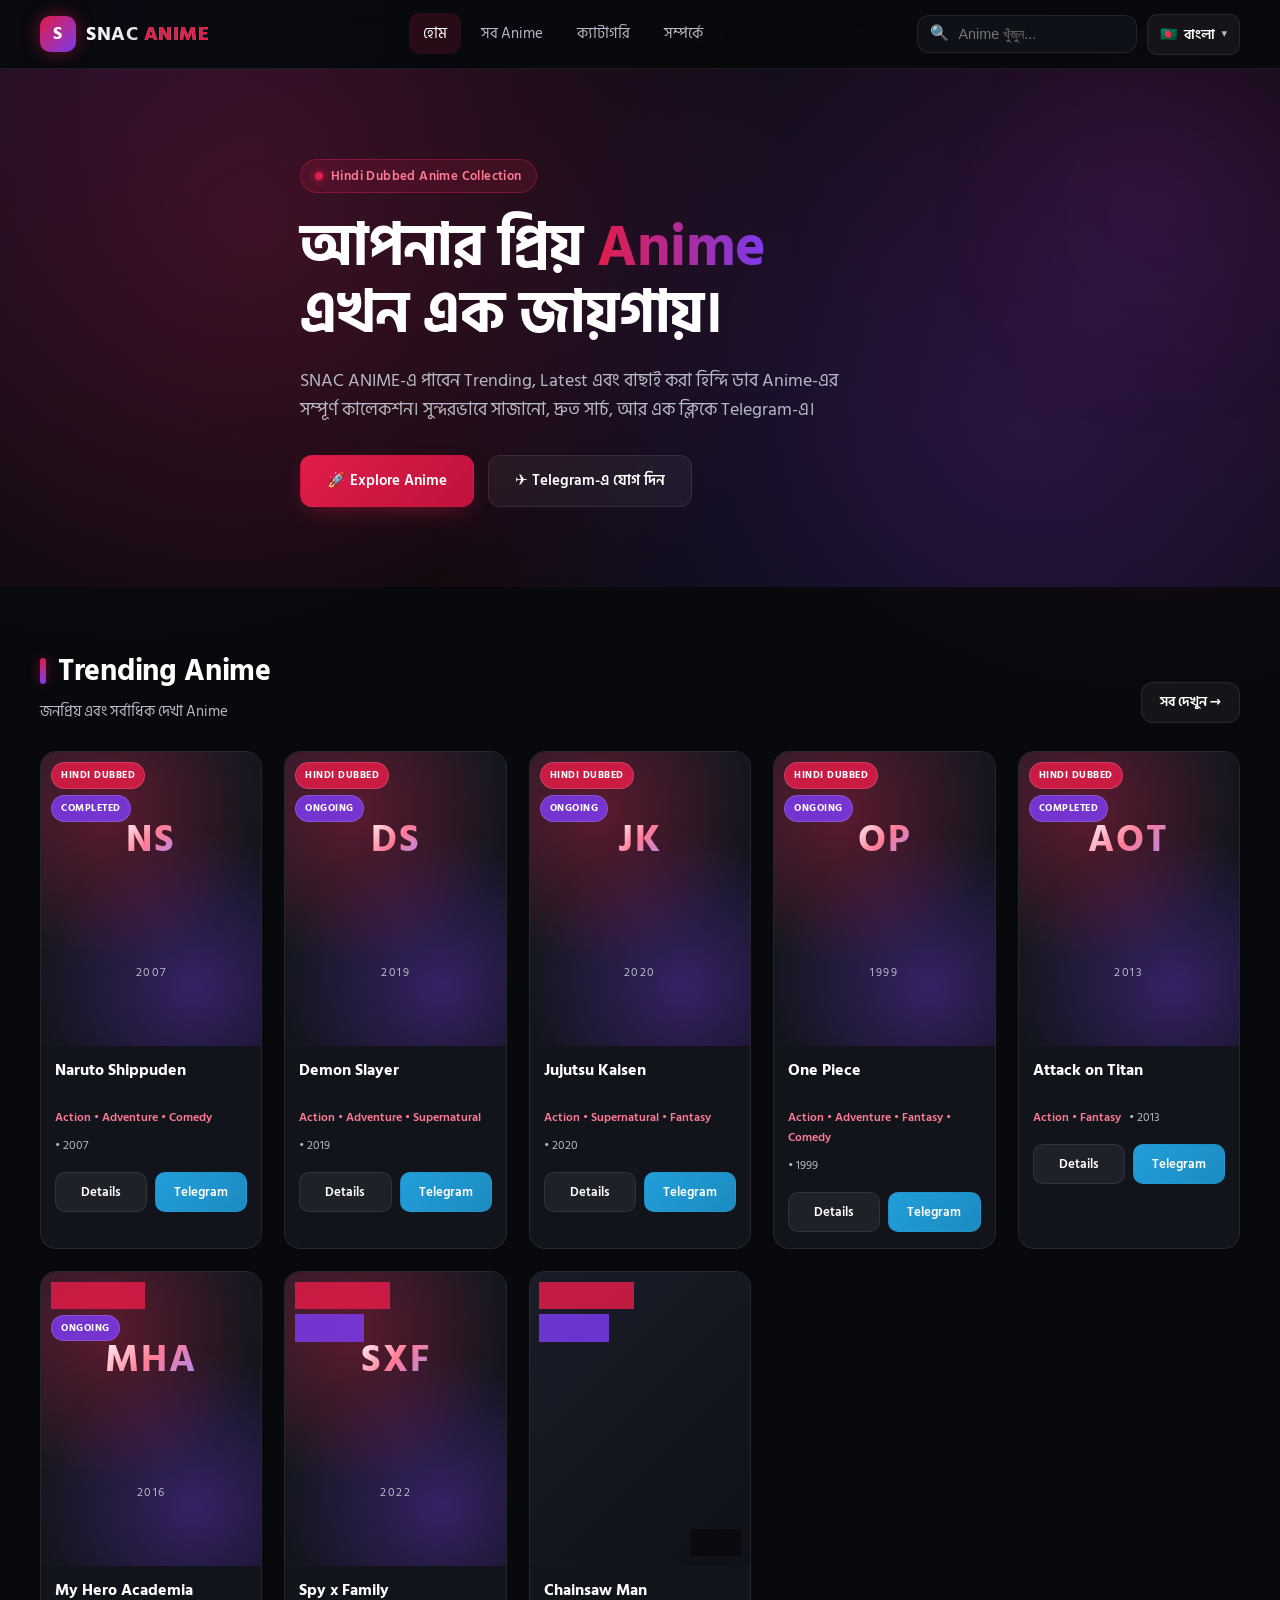
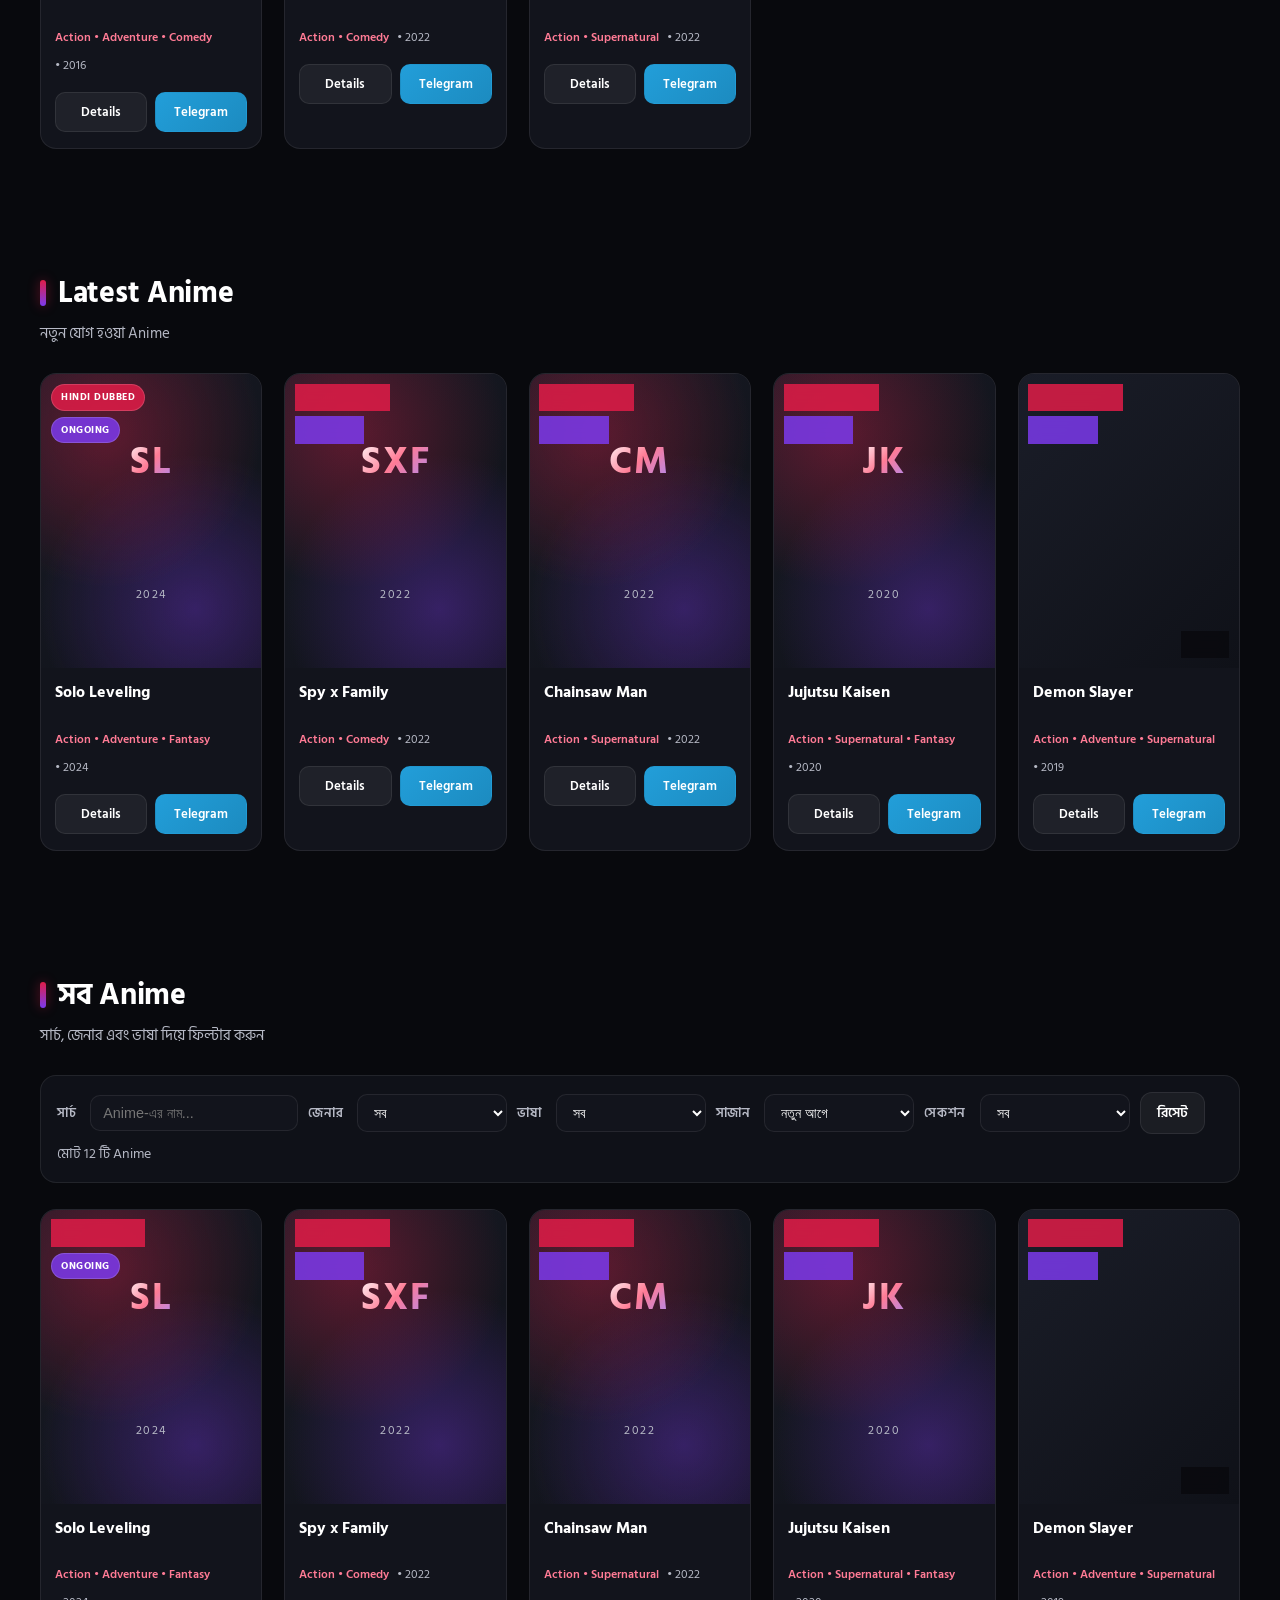
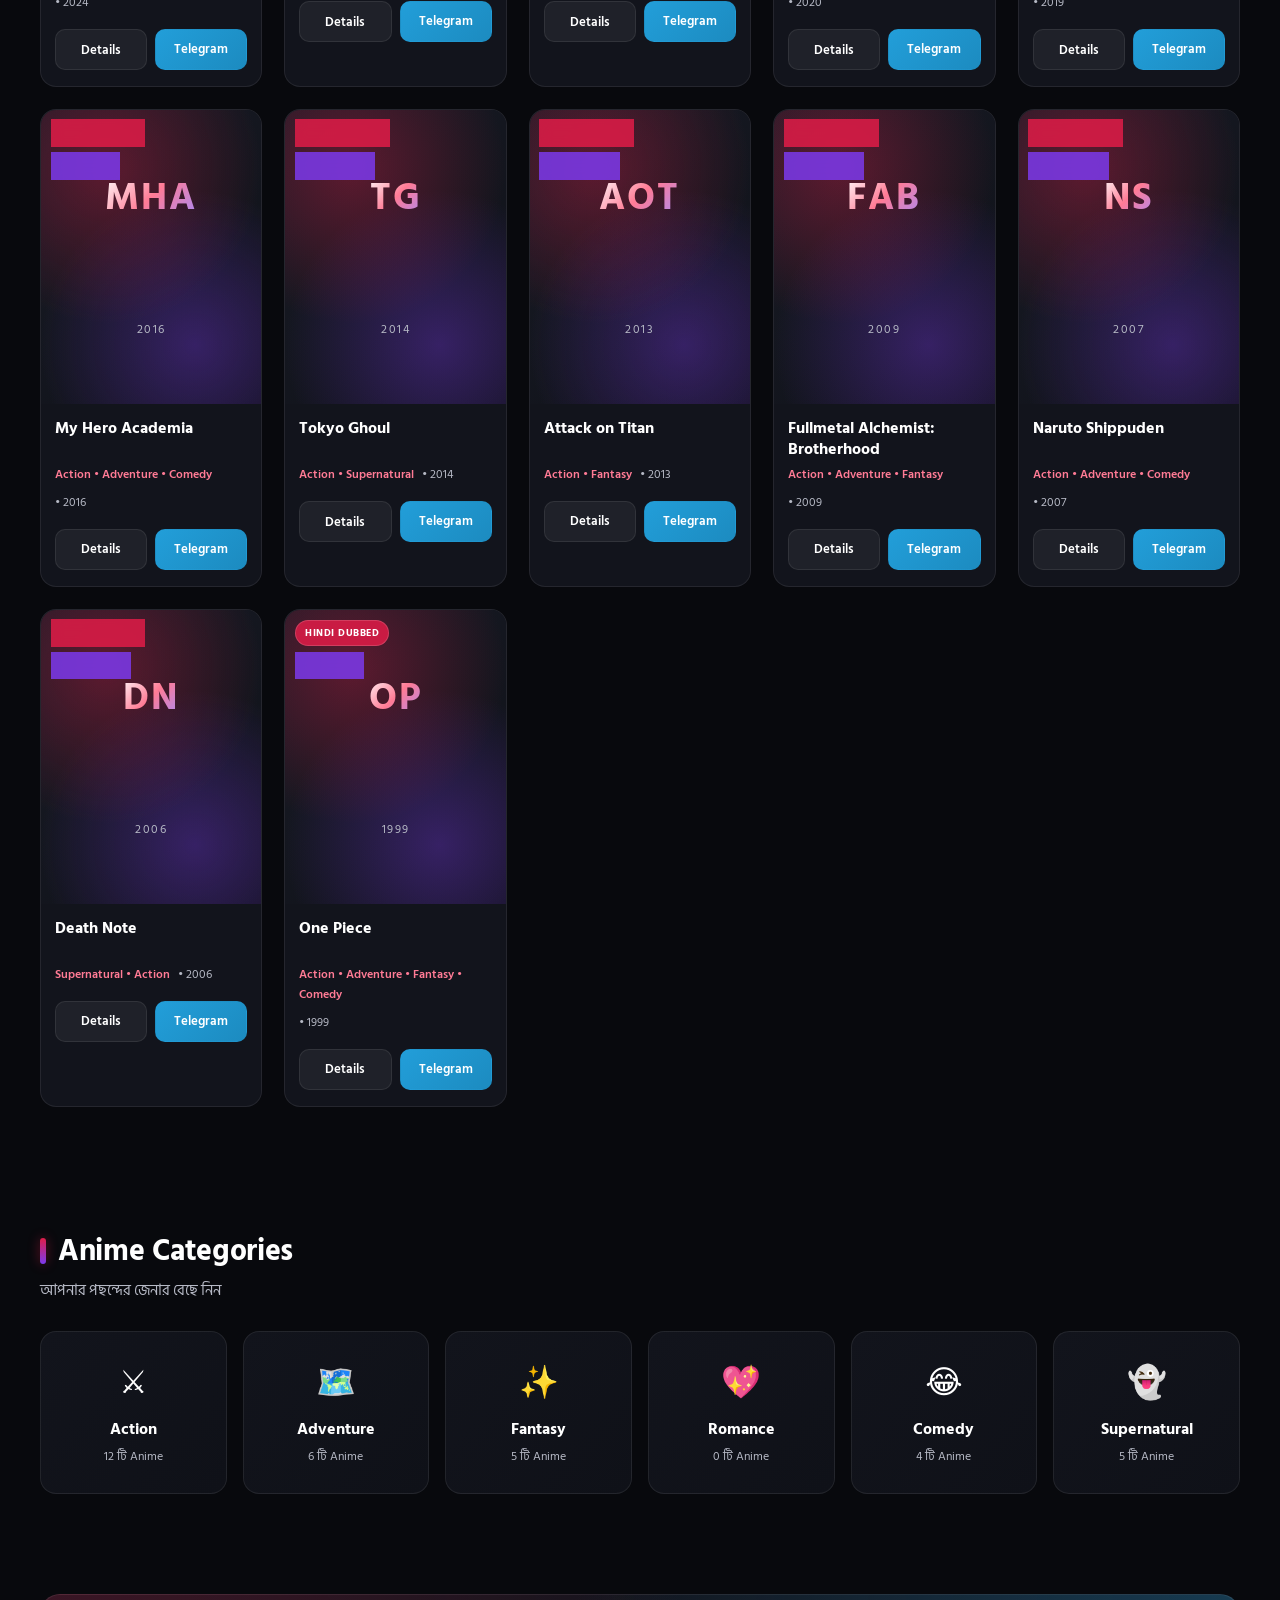
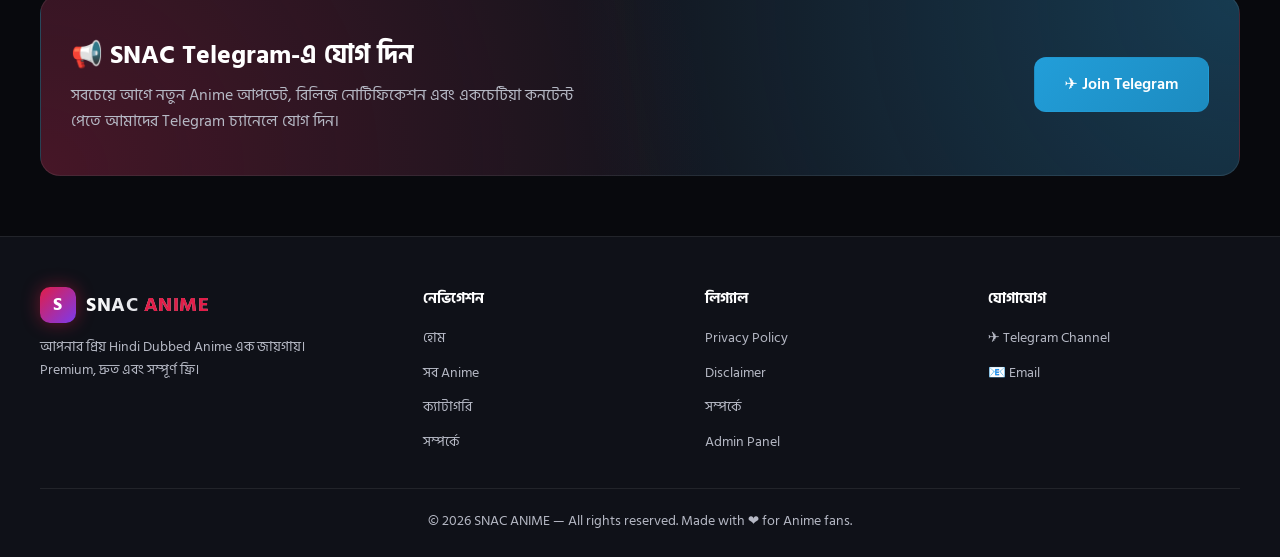
<file: index.html>
<!DOCTYPE html>
<html lang="bn">
<head>
  <meta charset="UTF-8" />
  <meta name="viewport" content="width=device-width, initial-scale=1.0" />
  <meta name="theme-color" content="#08090D" />
  <title>SNAC ANIME — Hindi Dubbed Anime Collection</title>
  <meta name="description" content="SNAC Anime — হিন্দি ডাব Anime-এর সেরা কালেকশন। Trending, Latest Anime এবং বাছাই করা ক্যাটাগরি এক জায়গায়। Telegram-এ যোগ দিন।" />
  <meta name="keywords" content="SNAC Anime, Hindi Dubbed Anime, Anime Collection, Bengali Anime Website, Trending Anime" />
  <meta name="author" content="SNAC ANIME" />
  <meta property="og:title" content="SNAC ANIME — Hindi Dubbed Anime Collection" />
  <meta property="og:description" content="হিন্দি ডাব Anime-এর সেরা কালেকশন — Trending, Latest, Categories। Telegram-এ যোগ দিন।" />
  <meta property="og:type" content="website" />
  <meta property="og:url" content="https://snac-anime.vercel.app/" />
  <meta property="og:site_name" content="SNAC ANIME" />
  <link rel="preconnect" href="https://fonts.googleapis.com" />
  <link rel="preconnect" href="https://fonts.gstatic.com" crossorigin />
  <link href="https://fonts.googleapis.com/css2?family=Hind+Siliguri:wght@400;500;600;700&display=swap" rel="stylesheet" />
  <link rel="icon" href="data:image/svg+xml,<svg xmlns='http://www.w3.org/2000/svg' viewBox='0 0 100 100'><rect width='100' height='100' rx='20' fill='%23E11D48'/><text x='50' y='68' font-size='52' font-family='Arial' font-weight='bold' fill='white' text-anchor='middle'>S</text></svg>" />
  <link rel="stylesheet" href="styles.css" />
</head>
<body>

  <!-- ================= NAVBAR ================= -->
  <header class="navbar">
    <div class="container nav-inner">
      <a href="index.html" class="logo" aria-label="SNAC ANIME হোম">
        <span class="logo-mark">S</span>
        <span class="logo-text">SNAC <span>ANIME</span></span>
      </a>
      <nav aria-label="Primary">
        <ul class="nav-links">
          <li><a href="index.html" class="active" data-i18n="nav.home">হোম</a></li>
          <li><a href="#all-section" data-i18n="nav.all">সব Anime</a></li>
          <li><a href="#categories" data-i18n="nav.categories">ক্যাটাগরি</a></li>
          <li><a href="about.html" data-i18n="nav.about">সম্পর্কে</a></li>
        </ul>
      </nav>
      <div class="nav-actions">
        <div class="search-box">
          <span class="icon">🔍</span>
          <input type="search" id="navSearch" placeholder="Anime খুঁজুন..." aria-label="Anime সার্চ" data-i18n-ph="nav.search" />
        </div>
        <div class="lang-switch" id="langSwitch">
          <button class="lang-btn" id="langBtn" aria-label="Change language" data-i18n-title="lang.label">
            <span data-lang-flag>🇧🇩</span>
            <span data-lang-current>বাংলা</span>
            <span class="lang-caret">▾</span>
          </button>
          <div class="lang-menu" id="langMenu" role="menu">
            <button data-lang="bn" role="menuitem">🇧🇩 বাংলা</button>
            <button data-lang="en" role="menuitem">🇬🇧 English</button>
            <button data-lang="hi" role="menuitem">🇮🇳 हिन्दी</button>
          </div>
        </div>
        <button class="hamburger" id="hamburger" aria-label="মেনু খুলুন" aria-expanded="false">☰</button>
      </div>
    </div>

    <!-- MOBILE MENU -->
    <div class="mobile-menu" id="mobileMenu" aria-label="Mobile menu">
      <div class="m-search">
        <span>🔍</span>
        <input type="search" id="mobileSearch" placeholder="Anime খুঁজুন..." aria-label="Mobile Anime সার্চ" data-i18n-ph="nav.search" />
      </div>
      <a href="index.html" data-i18n="nav.home">হোম</a>
      <a href="#all-section" data-i18n="nav.all">সব Anime</a>
      <a href="#categories" data-i18n="nav.categories">ক্যাটাগরি</a>
      <a href="about.html" data-i18n="nav.about">সম্পর্কে</a>
      <a href="privacy.html" data-i18n="nav.privacy">Privacy Policy</a>
      <a href="disclaimer.html" data-i18n="nav.disclaimer">Disclaimer</a>
      <a href="admin.html" data-i18n="nav.admin">Admin Panel</a>
      <a href="https://t.me/SNAC_hindi_anime" target="_blank" rel="noopener noreferrer" data-i18n="nav.telegram">✈️ Telegram</a>

      <div class="m-lang">
        <div class="m-lang-label">🌐 <span data-i18n="lang.label">ভাষা</span></div>
        <div class="m-lang-options">
          <button data-lang="bn">🇧🇩 বাংলা</button>
          <button data-lang="en">🇬🇧 English</button>
          <button data-lang="hi">🇮🇳 हिन्दी</button>
        </div>
      </div>
    </div>
  </header>

  <!-- ================= HERO ================= -->
  <section class="hero">
    <div class="container hero-content">
      <span class="badge"><span class="dot"></span> <span data-i18n="hero.badge">Hindi Dubbed Anime Collection</span></span>
      <h1>
        <span data-i18n="hero.title1">আপনার প্রিয়</span>
        <span class="grad" data-i18n="hero.title2">Anime</span>
        <br />
        <span data-i18n="hero.title3">এখন এক জায়গায়।</span>
      </h1>
      <p data-i18n="hero.desc">
        SNAC ANIME-এ পাবেন Trending, Latest এবং বাছাই করা হিন্দি ডাব Anime-এর সম্পূর্ণ কালেকশন।
        সুন্দরভাবে সাজানো, দ্রুত সার্চ, আর এক ক্লিকে Telegram-এ।
      </p>
      <div class="hero-actions">
        <a href="#all-section" class="btn btn-primary" id="exploreBtn" data-i18n="hero.explore">🚀 Explore Anime</a>
        <a href="https://t.me/SNAC_hindi_anime" class="btn btn-ghost" target="_blank" rel="noopener noreferrer" data-i18n="hero.join">✈️ Telegram-এ যোগ দিন</a>
      </div>
    </div>
  </section>

  <!-- ================= TRENDING ================= -->
  <section class="section" id="trending">
    <div class="container">
      <div class="section-head">
        <div>
          <h2 class="section-title" data-i18n="sec.trending">Trending Anime</h2>
          <div class="section-sub" data-i18n="sec.trendingSub">জনপ্রিয় এবং সর্বাধিক দেখা Anime</div>
        </div>
        <a href="#all-section" class="btn btn-ghost" style="padding:9px 18px;font-size:0.85rem;" data-i18n="sec.viewAll">সব দেখুন →</a>
      </div>
      <div class="anime-grid" id="trendingGrid" aria-live="polite"></div>
    </div>
  </section>

  <!-- ================= LATEST ================= -->
  <section class="section" id="latest">
    <div class="container">
      <div class="section-head">
        <div>
          <h2 class="section-title" data-i18n="sec.latest">Latest Anime</h2>
          <div class="section-sub" data-i18n="sec.latestSub">নতুন যোগ হওয়া Anime</div>
        </div>
      </div>
      <div class="anime-grid" id="latestGrid" aria-live="polite"></div>
    </div>
  </section>

  <!-- ================= ALL + FILTERS ================= -->
  <section class="section" id="all-section">
    <div class="container">
      <div class="section-head">
        <div>
          <h2 class="section-title" data-i18n="sec.all">সব Anime</h2>
          <div class="section-sub" data-i18n="sec.allSub">সার্চ, জেনার এবং ভাষা দিয়ে ফিল্টার করুন</div>
        </div>
      </div>
      <div class="filter-bar" role="search">
        <label for="filterSearch" data-i18n="filter.search">সার্চ</label>
        <input type="search" id="filterSearch" placeholder="Anime-এর নাম..." style="flex:1 1 200px;min-width:150px;" data-i18n-ph="filter.searchPh" />
        <label for="genreSelect" data-i18n="filter.genre">জেনার</label>
        <select id="genreSelect">
          <option value="all" data-i18n="filter.all">সব</option>
          <option value="Action">Action</option>
          <option value="Adventure">Adventure</option>
          <option value="Fantasy">Fantasy</option>
          <option value="Romance">Romance</option>
          <option value="Comedy">Comedy</option>
          <option value="Supernatural">Supernatural</option>
        </select>
        <label for="languageSelect" data-i18n="filter.language">ভাষা</label>
        <select id="languageSelect">
          <option value="all" data-i18n="filter.all">সব</option>
          <option value="Hindi Dubbed">Hindi Dubbed</option>
          <option value="Subtitle">Subtitle</option>
        </select>
        <label for="sortSelect" data-i18n="filter.sort">সাজান</label>
        <select id="sortSelect">
          <option value="latest" data-i18n="filter.sortLatest">নতুন আগে</option>
          <option value="oldest" data-i18n="filter.sortOldest">পুরনো আগে</option>
          <option value="az" data-i18n="filter.sortAz">A → Z</option>
          <option value="za" data-i18n="filter.sortZa">Z → A</option>
          <option value="rating" data-i18n="filter.sortRating">রেটিং</option>
        </select>
        <label for="sectionSelect" data-i18n="filter.section">সেকশন</label>
        <select id="sectionSelect">
          <option value="all" data-i18n="filter.all">সব</option>
          <option value="trending" data-i18n="filter.trending">Trending</option>
          <option value="latest" data-i18n="filter.latest">Latest</option>
        </select>
        <button class="btn btn-ghost" id="clearFilters" type="button" style="padding:9px 16px;font-size:0.85rem;" data-i18n="filter.reset">রিসেট</button>
        <span class="spacer"></span>
        <span class="filter-count" id="filterCount"></span>
      </div>
      <div class="anime-grid" id="allGrid" aria-live="polite"></div>
    </div>
  </section>

  <!-- ================= CATEGORIES ================= -->
  <section class="section" id="categories">
    <div class="container">
      <div class="section-head">
        <div>
          <h2 class="section-title" data-i18n="sec.categories">Anime Categories</h2>
          <div class="section-sub" data-i18n="sec.categoriesSub">আপনার পছন্দের জেনার বেছে নিন</div>
        </div>
      </div>
      <div class="cat-grid" id="catGrid"></div>
    </div>
  </section>

  <!-- ================= TELEGRAM BANNER ================= -->
  <section class="container">
    <div class="tg-banner">
      <div>
        <h3 data-i18n="tg.title">📢 SNAC Telegram-এ যোগ দিন</h3>
        <p data-i18n="tg.desc">সবচেয়ে আগে নতুন Anime আপডেট, রিলিজ নোটিফিকেশন এবং একচেটিয়া কনটেন্ট পেতে আমাদের Telegram চ্যানেলে যোগ দিন।</p>
      </div>
      <a href="https://t.me/SNAC_hindi_anime" class="btn btn-tg" target="_blank" rel="noopener noreferrer" data-i18n="tg.join">✈️ Join Telegram</a>
    </div>
  </section>

  <!-- ================= FOOTER ================= -->
  <footer class="footer">
    <div class="container">
      <div class="footer-grid">
        <div>
          <div class="logo" style="margin-bottom:8px;">
            <span class="logo-mark">S</span>
            <span class="logo-text">SNAC <span>ANIME</span></span>
          </div>
          <p class="desc" data-i18n="footer.desc">আপনার প্রিয় Hindi Dubbed Anime এক জায়গায়। Premium, দ্রুত এবং সম্পূর্ণ ফ্রি।</p>
        </div>
        <div>
          <h4 data-i18n="footer.nav">নেভিগেশন</h4>
          <ul>
            <li><a href="index.html" data-i18n="nav.home">হোম</a></li>
            <li><a href="#all-section" data-i18n="nav.all">সব Anime</a></li>
            <li><a href="#categories" data-i18n="nav.categories">ক্যাটাগরি</a></li>
            <li><a href="about.html" data-i18n="nav.about">সম্পর্কে</a></li>
          </ul>
        </div>
        <div>
          <h4 data-i18n="footer.legal">লিগ্যাল</h4>
          <ul>
            <li><a href="privacy.html" data-i18n="nav.privacy">Privacy Policy</a></li>
            <li><a href="disclaimer.html" data-i18n="nav.disclaimer">Disclaimer</a></li>
            <li><a href="about.html#contact" data-i18n="nav.about">Contact</a></li>
            <li><a href="admin.html" data-i18n="nav.admin">Admin</a></li>
          </ul>
        </div>
        <div>
          <h4 data-i18n="footer.contact">যোগাযোগ</h4>
          <ul>
            <li><a href="https://t.me/SNAC_hindi_anime" target="_blank" rel="noopener noreferrer" data-i18n="footer.tgChannel">✈️ Telegram Channel</a></li>
            <li><a href="mailto:contact@example.com" data-i18n="footer.email">📧 Email</a></li>
          </ul>
        </div>
      </div>
      <div class="footer-bottom">
        © <span id="year"></span> SNAC ANIME — <span data-i18n="footer.rights">All rights reserved. Made with ❤️ for Anime fans.</span>
      </div>
    </div>
  </footer>

  <div class="modal-overlay" id="modalOverlay"></div>
  <button class="to-top" id="toTop" aria-label="উপরে যান">↑</button>

  <script src="anime-data.js"></script>
  <script src="i18n.js"></script>
  <script src="script.js"></script>
  <script>
    document.getElementById("year").textContent = new Date().getFullYear();
  </script>
</body>
</html>
</file>
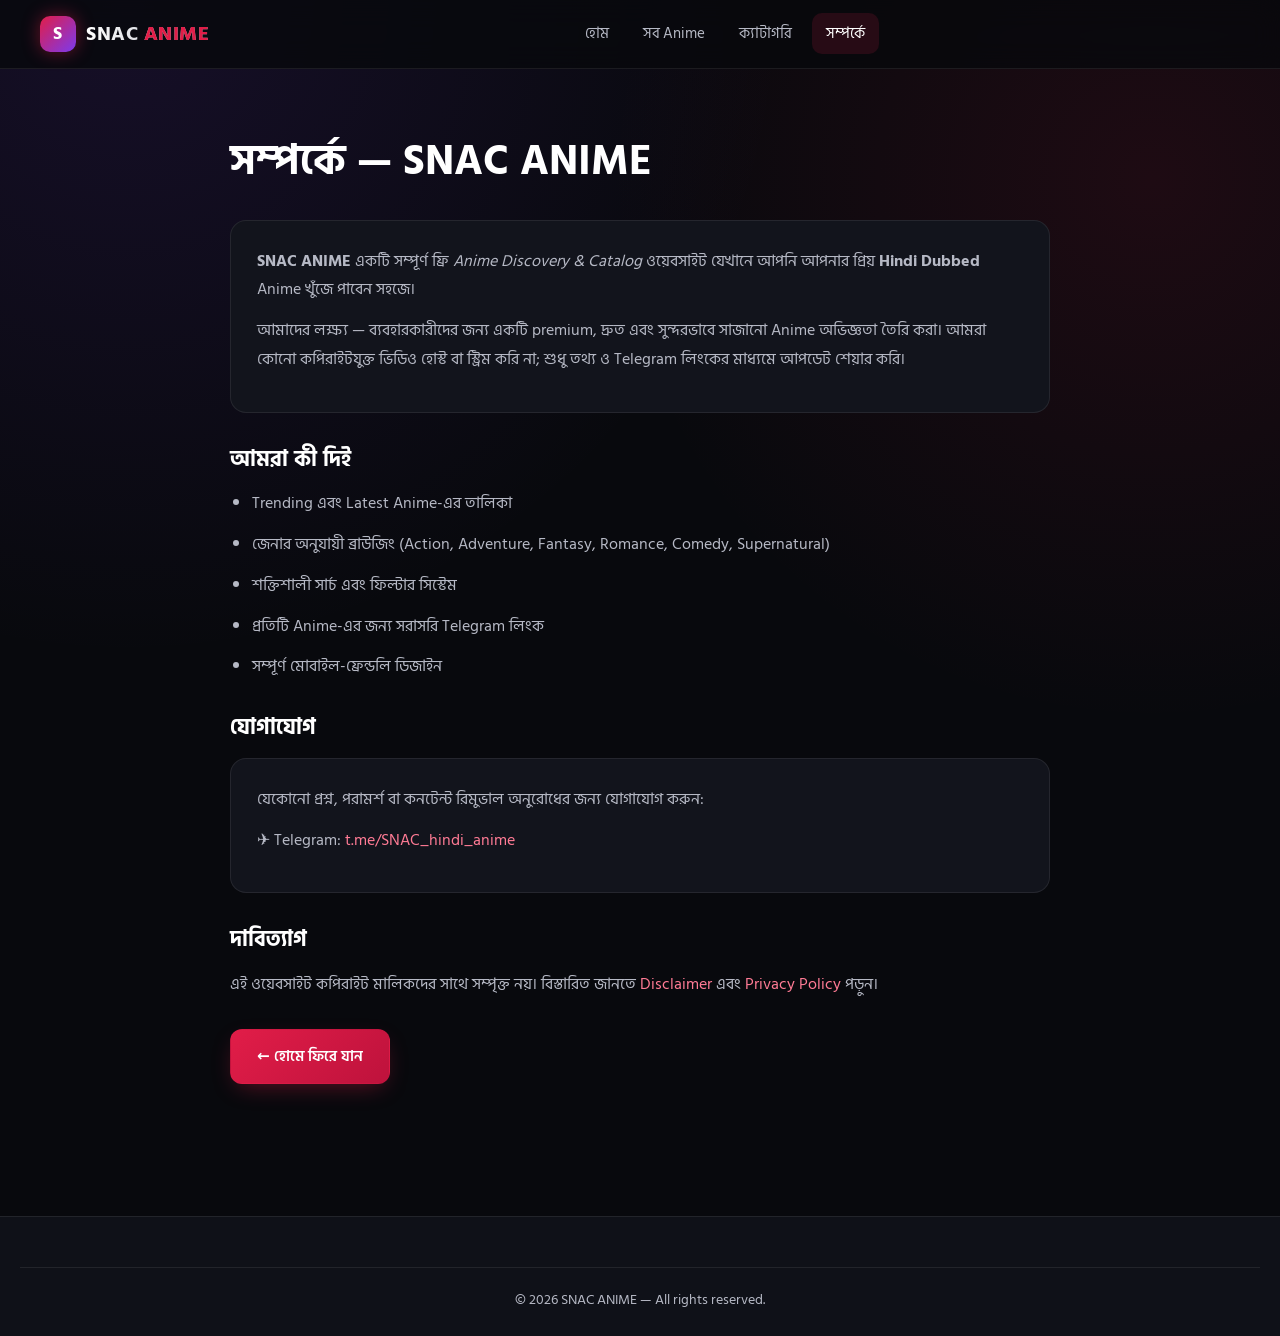
<file: about.html>
<!DOCTYPE html>
<html lang="bn">
<head>
  <meta charset="UTF-8" />
  <meta name="viewport" content="width=device-width, initial-scale=1.0" />
  <title>সম্পর্কে — SNAC ANIME</title>
  <meta name="description" content="SNAC ANIME সম্পর্কে জানুন — আমরা একটি Hindi Dubbed Anime কালেকশন ওয়েবসাইট।" />
  <link href="https://fonts.googleapis.com/css2?family=Hind+Siliguri:wght@400;500;600;700&display=swap" rel="stylesheet" />
  <link rel="stylesheet" href="styles.css" />
</head>
<body>
  <header class="navbar">
    <div class="container nav-inner">
      <a href="index.html" class="logo"><span class="logo-mark">S</span><span class="logo-text">SNAC <span>ANIME</span></span></a>
      <nav><ul class="nav-links">
        <li><a href="index.html" data-i18n="nav.home">হোম</a></li>
        <li><a href="index.html#all-section" data-i18n="nav.all">সব Anime</a></li>
        <li><a href="index.html#categories" data-i18n="nav.categories">ক্যাটাগরি</a></li>
        <li><a href="about.html" class="active" data-i18n="nav.about">সম্পর্কে</a></li>
      </ul></nav>
      <div class="nav-actions"><button class="hamburger" onclick="location.href='index.html'">←</button></div>
    </div>
  </header>

  <main class="container page-wrap">
    <h1>সম্পর্কে — SNAC ANIME</h1>
    <div class="card-panel">
      <p><strong>SNAC ANIME</strong> একটি সম্পূর্ণ ফ্রি <em>Anime Discovery & Catalog</em> ওয়েবসাইট যেখানে আপনি আপনার প্রিয় <strong>Hindi Dubbed</strong> Anime খুঁজে পাবেন সহজে।</p>
      <p>আমাদের লক্ষ্য — ব্যবহারকারীদের জন্য একটি premium, দ্রুত এবং সুন্দরভাবে সাজানো Anime অভিজ্ঞতা তৈরি করা। আমরা কোনো কপিরাইটযুক্ত ভিডিও হোস্ট বা স্ট্রিম করি না; শুধু তথ্য ও Telegram লিংকের মাধ্যমে আপডেট শেয়ার করি।</p>
    </div>

    <h2>আমরা কী দিই</h2>
    <ul>
      <li>Trending এবং Latest Anime-এর তালিকা</li>
      <li>জেনার অনুযায়ী ব্রাউজিং (Action, Adventure, Fantasy, Romance, Comedy, Supernatural)</li>
      <li>শক্তিশালী সার্চ এবং ফিল্টার সিস্টেম</li>
      <li>প্রতিটি Anime-এর জন্য সরাসরি Telegram লিংক</li>
      <li>সম্পূর্ণ মোবাইল-ফ্রেন্ডলি ডিজাইন</li>
    </ul>

    <h2 id="contact">যোগাযোগ</h2>
    <div class="card-panel">
      <p>যেকোনো প্রশ্ন, পরামর্শ বা কনটেন্ট রিমুভাল অনুরোধের জন্য যোগাযোগ করুন:</p>
      <p>✈️ Telegram: <a href="https://t.me/SNAC_hindi_anime" target="_blank" rel="noopener noreferrer" style="color:#ff7b95;">t.me/SNAC_hindi_anime</a></p>
    </div>

    <h2>দাবিত্যাগ</h2>
    <p>এই ওয়েবসাইট কপিরাইট মালিকদের সাথে সম্পৃক্ত নয়। বিস্তারিত জানতে <a href="disclaimer.html" style="color:#ff7b95;">Disclaimer</a> এবং <a href="privacy.html" style="color:#ff7b95;">Privacy Policy</a> পড়ুন।</p>

    <p style="margin-top:30px;"><a href="index.html" class="btn btn-primary">← হোমে ফিরে যান</a></p>
  </main>

  <footer class="footer">
    <div class="container footer-bottom">© <span id="year"></span> SNAC ANIME — All rights reserved.</div>
  </footer>
  <script>document.getElementById("year").textContent = new Date().getFullYear();</script>
</body>
</html>
</file>
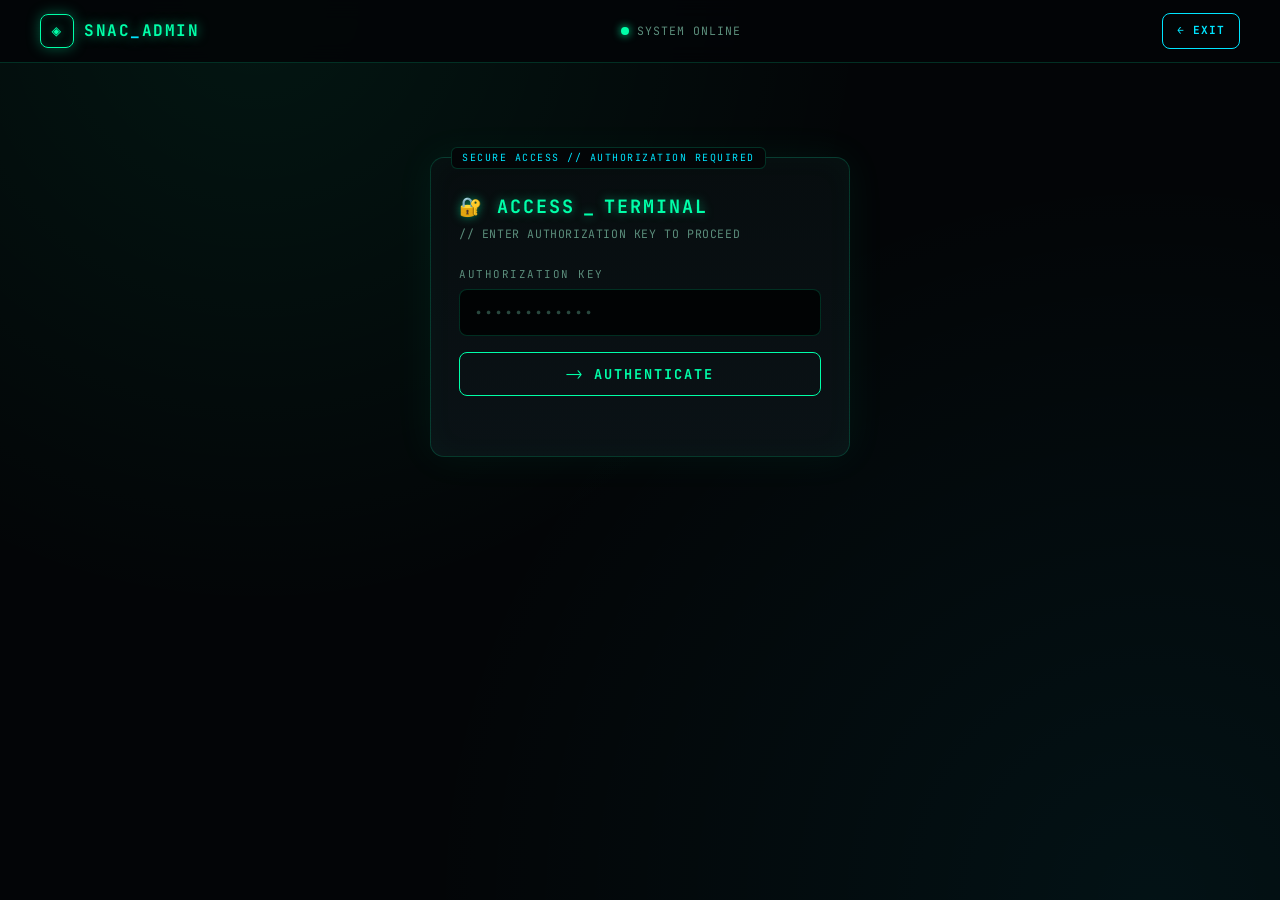
<file: admin.html>
<!DOCTYPE html>
<html lang="bn">
<head>
  <meta charset="UTF-8" />
  <meta name="viewport" content="width=device-width, initial-scale=1.0" />
  <meta name="robots" content="noindex, nofollow" />
  <title>SNAC // ADMIN TERMINAL</title>
  <link rel="preconnect" href="https://fonts.googleapis.com" />
  <link rel="preconnect" href="https://fonts.gstatic.com" crossorigin />
  <link href="https://fonts.googleapis.com/css2?family=Hind+Siliguri:wght@400;500;600;700&family=JetBrains+Mono:wght@400;500;700&display=swap" rel="stylesheet" />
  <link rel="stylesheet" href="styles.css" />
  <style>
    :root {
      --hack-bg: #030507;
      --hack-panel: #070d0f;
      --hack-panel-2: #0a1216;
      --hack-border: rgba(0, 255, 170, 0.18);
      --hack-green: #00ffaa;
      --hack-cyan: #00e5ff;
      --hack-red: #ff2d55;
      --hack-text: #c8ffe9;
      --hack-dim: #5c8f7d;
      --mono: "JetBrains Mono", "Courier New", monospace;
    }
    body.hack-mode {
      background: var(--hack-bg);
      background-image:
        radial-gradient(circle at 20% 0%, rgba(0,255,170,0.07), transparent 45%),
        radial-gradient(circle at 90% 100%, rgba(0,229,255,0.06), transparent 50%);
      color: var(--hack-text);
      font-family: var(--mono);
      min-height: 100vh;
    }
    body.hack-mode::before {
      content: "";
      position: fixed; inset: 0;
      pointer-events: none; z-index: 9999;
      background: repeating-linear-gradient(0deg, rgba(0,0,0,0.12) 0px, rgba(0,0,0,0.12) 1px, transparent 1px, transparent 3px);
      opacity: 0.35; mix-blend-mode: overlay;
    }
    .hack-navbar {
      background: rgba(3,5,7,0.9);
      border-bottom: 1px solid var(--hack-border);
      backdrop-filter: blur(10px);
      position: sticky; top: 0; z-index: 100;
    }
    .hack-nav-inner {
      display: flex; align-items: center; justify-content: space-between;
      height: 62px; gap: 16px;
      width: 100%; max-width: 1240px; margin: 0 auto; padding: 0 20px;
    }
    .hack-logo {
      display: flex; align-items: center; gap: 10px;
      font-family: var(--mono); font-weight: 700;
      font-size: 1rem; letter-spacing: 1.5px; color: var(--hack-green);
      text-shadow: 0 0 12px rgba(0,255,170,0.6);
    }
    .hack-logo .glyph {
      width: 34px; height: 34px; border-radius: 8px;
      border: 1px solid var(--hack-green);
      display: grid; place-items: center;
      box-shadow: 0 0 14px rgba(0,255,170,0.35), inset 0 0 10px rgba(0,255,170,0.15);
      animation: hackPulse 2.2s infinite;
    }
    @keyframes hackPulse {
      0%,100% { box-shadow: 0 0 14px rgba(0,255,170,0.35), inset 0 0 10px rgba(0,255,170,0.15); }
      50% { box-shadow: 0 0 22px rgba(0,255,170,0.6), inset 0 0 14px rgba(0,255,170,0.25); }
    }
    .hack-logo .blink { animation: blink 1.2s steps(1) infinite; color: var(--hack-cyan); }
    @keyframes blink { 50% { opacity: 0; } }
    .hack-status {
      display: flex; align-items: center; gap: 8px;
      font-size: 0.72rem; color: var(--hack-dim);
      letter-spacing: 1px; text-transform: uppercase;
    }
    .hack-status .led {
      width: 8px; height: 8px; border-radius: 50%;
      background: var(--hack-green);
      box-shadow: 0 0 8px var(--hack-green);
      animation: blink 1.6s infinite;
    }
    .hack-wrap { max-width: 1120px; margin: 0 auto; padding: 34px 20px 60px; }

    .hack-login {
      max-width: 420px; margin: 60px auto;
      background: linear-gradient(180deg, var(--hack-panel), var(--hack-panel-2));
      border: 1px solid var(--hack-border);
      border-radius: 14px; padding: 34px 28px;
      position: relative;
      box-shadow: 0 0 40px rgba(0,255,170,0.06), inset 0 0 30px rgba(0,255,170,0.03);
    }
    .hack-login::before {
      content: "SECURE ACCESS // AUTHORIZATION REQUIRED";
      position: absolute; top: -11px; left: 20px;
      background: var(--hack-bg);
      padding: 2px 10px;
      font-size: 0.62rem; letter-spacing: 1.5px;
      color: var(--hack-cyan); border: 1px solid var(--hack-border);
      border-radius: 6px;
    }
    .hack-login h1 {
      font-family: var(--mono); font-size: 1.15rem;
      color: var(--hack-green); letter-spacing: 2px;
      margin-bottom: 4px; text-shadow: 0 0 10px rgba(0,255,170,0.5);
      display: flex; align-items: center; gap: 8px;
    }
    .hack-login .sub {
      font-size: 0.72rem; color: var(--hack-dim);
      margin-bottom: 22px; letter-spacing: 0.6px;
    }
    .hack-field { margin-bottom: 16px; }
    .hack-field label {
      display: block; font-size: 0.68rem;
      letter-spacing: 1.5px; text-transform: uppercase;
      color: var(--hack-dim); margin-bottom: 6px;
    }
    .hack-input {
      width: 100%; background: #010304;
      border: 1px solid var(--hack-border);
      color: var(--hack-green);
      font-family: var(--mono); font-size: 0.95rem;
      padding: 12px 14px; border-radius: 8px;
      outline: none; letter-spacing: 2px;
      transition: all 0.2s;
      caret-color: var(--hack-cyan);
    }
    .hack-input::placeholder { color: #2a4a40; letter-spacing: 1px; }
    .hack-input:focus {
      border-color: var(--hack-green);
      box-shadow: 0 0 0 3px rgba(0,255,170,0.12), 0 0 20px rgba(0,255,170,0.15);
    }
    .hack-btn {
      display: inline-flex; align-items: center; justify-content: center; gap: 8px;
      width: 100%; padding: 12px 18px;
      background: transparent;
      border: 1px solid var(--hack-green);
      color: var(--hack-green);
      font-family: var(--mono); font-weight: 700;
      font-size: 0.85rem; letter-spacing: 2px; text-transform: uppercase;
      border-radius: 8px; cursor: pointer;
      transition: all 0.2s;
      position: relative; overflow: hidden;
    }
    .hack-btn:hover {
      background: var(--hack-green);
      color: #02110b;
      box-shadow: 0 0 24px rgba(0,255,170,0.5);
    }
    .hack-btn.small { width: auto; padding: 8px 14px; font-size: 0.7rem; letter-spacing: 1px; }
    .hack-btn.danger { border-color: var(--hack-red); color: var(--hack-red); }
    .hack-btn.danger:hover { background: var(--hack-red); color: #fff; box-shadow: 0 0 24px rgba(255,45,85,0.5); }
    .hack-btn.cyan { border-color: var(--hack-cyan); color: var(--hack-cyan); }
    .hack-btn.cyan:hover { background: var(--hack-cyan); color: #001217; box-shadow: 0 0 24px rgba(0,229,255,0.5); }

    .hack-msg { font-size: 0.72rem; margin-top: 12px; min-height: 1.2em; font-family: var(--mono); letter-spacing: 0.5px; }
    .hack-msg.ok  { color: var(--hack-green); text-shadow: 0 0 8px rgba(0,255,170,0.5); }
    .hack-msg.err { color: var(--hack-red); text-shadow: 0 0 8px rgba(255,45,85,0.5); }

    .hack-header {
      display: flex; align-items: center; justify-content: space-between;
      flex-wrap: wrap; gap: 14px; margin-bottom: 24px;
      padding-bottom: 16px; border-bottom: 1px dashed var(--hack-border);
    }
    .hack-header h1 {
      font-size: 1.25rem; letter-spacing: 2px; color: var(--hack-green);
      text-shadow: 0 0 14px rgba(0,255,170,0.45);
      display: flex; align-items: center; gap: 10px;
    }
    .hack-header .hint { font-size: 0.72rem; color: var(--hack-dim); letter-spacing: 0.5px; margin-top: 4px; }
    .hack-grid { display: grid; grid-template-columns: 1fr 1fr; gap: 20px; }
    @media (max-width: 860px) { .hack-grid { grid-template-columns: 1fr; } }

    .hack-card {
      background: linear-gradient(180deg, var(--hack-panel), var(--hack-panel-2));
      border: 1px solid var(--hack-border);
      border-radius: 14px; padding: 22px;
      position: relative;
      box-shadow: inset 0 0 30px rgba(0,255,170,0.02);
    }
    .hack-card::before {
      content: ""; position: absolute; top: 0; left: 0;
      width: 40px; height: 2px; background: var(--hack-green);
      box-shadow: 0 0 10px var(--hack-green);
    }
    .hack-card h2 {
      font-size: 0.85rem; letter-spacing: 1.5px; text-transform: uppercase;
      color: var(--hack-cyan); margin-bottom: 18px;
      display: flex; align-items: center; gap: 8px;
    }
    .hack-form-row { margin-bottom: 14px; }
    .hack-form-row > label {
      display: block; font-size: 0.66rem;
      letter-spacing: 1.2px; text-transform: uppercase;
      color: var(--hack-dim); margin-bottom: 6px;
    }
    .hack-form-row input, .hack-form-row select, .hack-form-row textarea {
      width: 100%; background: #010304;
      border: 1px solid var(--hack-border);
      color: var(--hack-text);
      font-family: var(--mono); font-size: 0.85rem;
      padding: 10px 12px; border-radius: 8px;
      outline: none; transition: all 0.2s;
    }
    .hack-form-row input:focus, .hack-form-row select:focus, .hack-form-row textarea:focus {
      border-color: var(--hack-green);
      box-shadow: 0 0 0 3px rgba(0,255,170,0.1);
    }
    .hack-form-row textarea { resize: vertical; min-height: 66px; }
    .hack-form-row select { appearance: none; cursor: pointer; }
    .hack-form-row .checkline { display: flex; gap: 18px; flex-wrap: wrap; }
    .hack-form-row .checkline label {
      display: flex; align-items: center; gap: 6px;
      font-size: 0.76rem; color: var(--hack-text);
      text-transform: none; letter-spacing: 0.3px;
      cursor: pointer; margin: 0;
    }
    .hack-form-row .checkline input[type="checkbox"] {
      width: 15px; height: 15px; accent-color: var(--hack-green); cursor: pointer;
    }
    .hack-actions { display: flex; gap: 10px; flex-wrap: wrap; margin-top: 16px; }
    .poster-input-group { display: flex; gap: 8px; }
    .poster-input-group input { flex: 1; }
    .img-preview {
      margin-top: 10px; width: 100px; height: 133px;
      border-radius: 8px; border: 1px dashed var(--hack-border);
      background: #010304; overflow: hidden;
      display: flex; align-items: center; justify-content: center;
      color: var(--hack-dim); font-size: 0.66rem; letter-spacing: 1px;
    }
    .img-preview img { width: 100%; height: 100%; object-fit: cover; }
    .hack-hint-text { font-size: 0.66rem; color: var(--hack-dim); line-height: 1.5; margin-top: 4px; letter-spacing: 0.3px; }

    .toolbar { display: flex; gap: 8px; align-items: center; flex-wrap: wrap; margin-bottom: 14px; }
    .toolbar input { flex: 1; min-width: 160px; }

    .hack-list {
      display: flex; flex-direction: column; gap: 8px;
      max-height: 460px; overflow-y: auto; margin-top: 10px; padding-right: 4px;
    }
    .hack-list::-webkit-scrollbar { width: 6px; }
    .hack-list::-webkit-scrollbar-track { background: #010304; }
    .hack-list::-webkit-scrollbar-thumb { background: rgba(0,255,170,0.35); border-radius: 999px; }
    .hack-item {
      display: flex; align-items: center; gap: 10px;
      padding: 10px 12px;
      background: #03080a;
      border: 1px solid rgba(0,255,170,0.12);
      border-left: 3px solid transparent;
      border-radius: 8px; font-size: 0.78rem;
      transition: all 0.18s;
    }
    .hack-item:hover {
      border-color: rgba(0,255,170,0.35);
      border-left-color: var(--hack-green);
      box-shadow: 0 0 16px rgba(0,255,170,0.08);
    }
    .hack-item .ai-title { flex: 1; font-weight: 600; color: var(--hack-text); min-width: 0; }
    .hack-item .ai-meta { color: var(--hack-dim); font-size: 0.66rem; letter-spacing: 0.4px; }
    .hack-item button {
      padding: 6px 9px; border-radius: 6px; font-size: 0.7rem;
      background: transparent; border: 1px solid var(--hack-border);
      color: var(--hack-dim); cursor: pointer; transition: all 0.15s;
      font-family: var(--mono);
    }
    .hack-item button:hover { color: var(--hack-cyan); border-color: var(--hack-cyan); }
    .hack-item button.del:hover { color: var(--hack-red); border-color: var(--hack-red); }

    .ai-badge {
      font-size: 0.58rem; padding: 3px 8px; border-radius: 999px;
      font-weight: 700; letter-spacing: 1px; text-transform: uppercase;
      font-family: var(--mono);
    }
    .ai-badge.custom { background: rgba(0,229,255,0.15); color: var(--hack-cyan); border: 1px solid rgba(0,229,255,0.3); }
    .ai-badge.base   { background: rgba(0,255,170,0.12); color: var(--hack-green); border: 1px solid rgba(0,255,170,0.3); }

    .term-line {
      font-size: 0.68rem; color: var(--hack-dim);
      letter-spacing: 0.6px; margin-bottom: 14px;
      display: flex; align-items: center; gap: 6px;
    }
    .term-line .prompt { color: var(--hack-green); }
    .term-line .caret { display: inline-block; width: 7px; height: 12px; background: var(--hack-green); animation: blink 1s steps(1) infinite; }

    @media (max-width: 520px) {
      .hack-header h1 { font-size: 1rem; }
      .hack-wrap { padding: 22px 14px 50px; }
    }
  </style>
</head>
<body class="hack-mode">

  <header class="hack-navbar">
    <div class="hack-nav-inner">
      <div class="hack-logo">
        <span class="glyph">◈</span>
        <span>SNAC<span class="blink">_</span>ADMIN</span>
      </div>
      <div class="hack-status">
        <span class="led"></span>
        <span>SYSTEM ONLINE</span>
      </div>
      <a href="index.html" class="hack-btn small cyan" style="text-decoration:none;">← EXIT</a>
    </div>
  </header>

  <main class="hack-wrap">

    <div id="loginView">
      <div class="hack-login">
        <h1>🔐 ACCESS<span class="blink">_</span>TERMINAL</h1>
        <div class="sub">// ENTER AUTHORIZATION KEY TO PROCEED</div>
        <div class="hack-field">
          <label>Authorization Key</label>
          <input type="password" id="adminPass" class="hack-input" placeholder="••••••••••••" autocomplete="current-password" />
        </div>
        <button class="hack-btn" id="loginBtn">⟶ AUTHENTICATE</button>
        <div class="hack-msg" id="loginMsg"></div>
      </div>
    </div>

    <div id="panelView" style="display:none;">
      <div class="hack-header">
        <div>
          <h1>⚙ CONTROL<span class="blink">_</span>PANEL</h1>
          <div class="hint">// anime database manager — export করে anime-data.js এ paste করুন</div>
        </div>
        <button class="hack-btn small danger" id="logoutBtn">⏻ LOGOUT</button>
      </div>

      <div class="term-line">
        <span class="prompt">root@snac:~$</span>
        <span>access granted. awaiting input</span>
        <span class="caret"></span>
      </div>

      <div class="hack-grid">

        <div class="hack-card">
          <h2 id="formTitle">➕ NEW ANIME ENTRY</h2>
          <form id="animeForm" novalidate>
            <input type="hidden" id="editId" value="" />

            <div class="hack-form-row">
              <label>ID (lowercase, unique) *</label>
              <input id="fId" placeholder="e.g. one-piece" required autocomplete="off" />
            </div>
            <div class="hack-form-row">
              <label>Title *</label>
              <input id="fTitle" required autocomplete="off" />
            </div>
            <div class="hack-form-row">
              <label>Title (বাংলা)</label>
              <input id="fTitleBn" autocomplete="off" />
            </div>
            <div class="hack-form-row">
              <label>Genre (comma separated) *</label>
              <input id="fGenre" placeholder="Action, Fantasy" required autocomplete="off" />
            </div>
            <div class="hack-form-row">
              <label>Year *</label>
              <input id="fYear" type="number" min="1900" max="2100" required />
            </div>
            <div class="hack-form-row">
              <label>Language</label>
              <select id="fLanguage">
                <option value="Hindi Dubbed">Hindi Dubbed</option>
                <option value="Subtitle">Subtitle</option>
              </select>
            </div>
            <div class="hack-form-row">
              <label>Status</label>
              <select id="fStatus">
                <option value="Ongoing">Ongoing</option>
                <option value="Completed">Completed</option>
                <option value="Movie">Movie</option>
              </select>
            </div>
            <div class="hack-form-row">
              <label>Rating (0-10)</label>
              <input id="fRating" type="number" step="0.1" min="0" max="10" value="8" />
            </div>

            <div class="hack-form-row">
              <label>Poster Image URL (optional)</label>
              <div class="poster-input-group">
                <input id="fPoster" type="url" placeholder="https://..." autocomplete="off" spellcheck="false" />
                <button type="button" class="hack-btn small cyan" id="pasteBtn" title="Paste from clipboard">📋</button>
                <button type="button" class="hack-btn small danger" id="clearPosterBtn" title="Clear poster">✕</button>
              </div>
              <div class="hack-hint-text">Direct image link (Imgur / ImgBB / Telegram / any host).</div>
              <div class="img-preview" id="posterPreview">PREVIEW</div>
            </div>

            <div class="hack-form-row">
              <label>Description</label>
              <textarea id="fDesc" placeholder="short description..."></textarea>
            </div>
            <div class="hack-form-row">
              <label>Telegram Post URL (optional)</label>
              <input id="fTelegram" placeholder="https://t.me/SNAC_hindi_anime/123" autocomplete="off" />
            </div>
            <div class="hack-form-row">
              <label>Flags</label>
              <div class="checkline">
                <label><input type="checkbox" id="fTrending" /> Trending</label>
                <label><input type="checkbox" id="fLatest" /> Latest</label>
              </div>
            </div>

            <div class="hack-actions">
              <button type="submit" class="hack-btn small" id="saveBtn" style="flex:1;">💾 SAVE</button>
              <button type="button" class="hack-btn small cyan" id="resetBtn">RESET</button>
            </div>
            <div class="hack-msg" id="formMsg"></div>
          </form>
        </div>

        <div class="hack-card">
          <h2>📋 DATABASE ENTRIES</h2>
          <div class="toolbar">
            <input type="search" id="adminSearch" placeholder="search..." />
            <button class="hack-btn small cyan" id="exportBtn">⬇ EXPORT</button>
          </div>
          <div class="hack-list" id="adminList"></div>
          <div class="hack-msg" id="listMsg"></div>
          <div class="hack-actions" style="margin-top:18px;">
            <button class="hack-btn small danger" id="clearCustomBtn" style="flex:1;">🗑 WIPE ALL CUSTOM DATA</button>
          </div>
        </div>

      </div>
    </div>

  </main>

  <script src="anime-data.js"></script>
  <script src="admin.js"></script>

  <script>
  document.addEventListener("DOMContentLoaded", () => {
    const posterInput = document.getElementById("fPoster");
    const pasteBtn = document.getElementById("pasteBtn");
    const clearBtn = document.getElementById("clearPosterBtn");
    const preview = document.getElementById("posterPreview");
    if (!posterInput || !preview) return;

    function updatePreview() {
      const url = (posterInput.value || "").trim();
      preview.innerHTML = "";
      if (!url) { preview.textContent = "PREVIEW"; return; }
      if (!/^https?:\/\//i.test(url)) { preview.textContent = "❌ BAD URL"; return; }
      const img = document.createElement("img");
      img.src = url;
      img.alt = "poster preview";
      img.referrerPolicy = "no-referrer";
      img.loading = "lazy";
      img.onerror = () => { preview.innerHTML = "❌ LOAD FAIL"; };
      preview.appendChild(img);
    }

    if (pasteBtn) {
      pasteBtn.addEventListener("click", async () => {
        try {
          const text = (await navigator.clipboard.readText()) || "";
          const url = text.trim();
          if (!url) { alert("Clipboard empty."); return; }
          if (!/^https?:\/\//i.test(url)) { alert("Not a valid image URL."); return; }
          posterInput.value = url;
          posterInput.dispatchEvent(new Event("input", { bubbles: true }));
        } catch {
          alert("Cannot read clipboard.");
        }
      });
    }

    if (clearBtn) {
      clearBtn.addEventListener("click", () => {
        posterInput.value = "";
        posterInput.dispatchEvent(new Event("input", { bubbles: true }));
        posterInput.focus();
      });
    }

    posterInput.addEventListener("input", updatePreview);
    posterInput.addEventListener("change", updatePreview);
    posterInput.addEventListener("paste", () => setTimeout(updatePreview, 30));
    updatePreview();

    let lastVal = posterInput.value;
    setInterval(() => {
      if (posterInput.value !== lastVal) { lastVal = posterInput.value; updatePreview(); }
    }, 400);
  });
  </script>

</body>
</html>
</file>
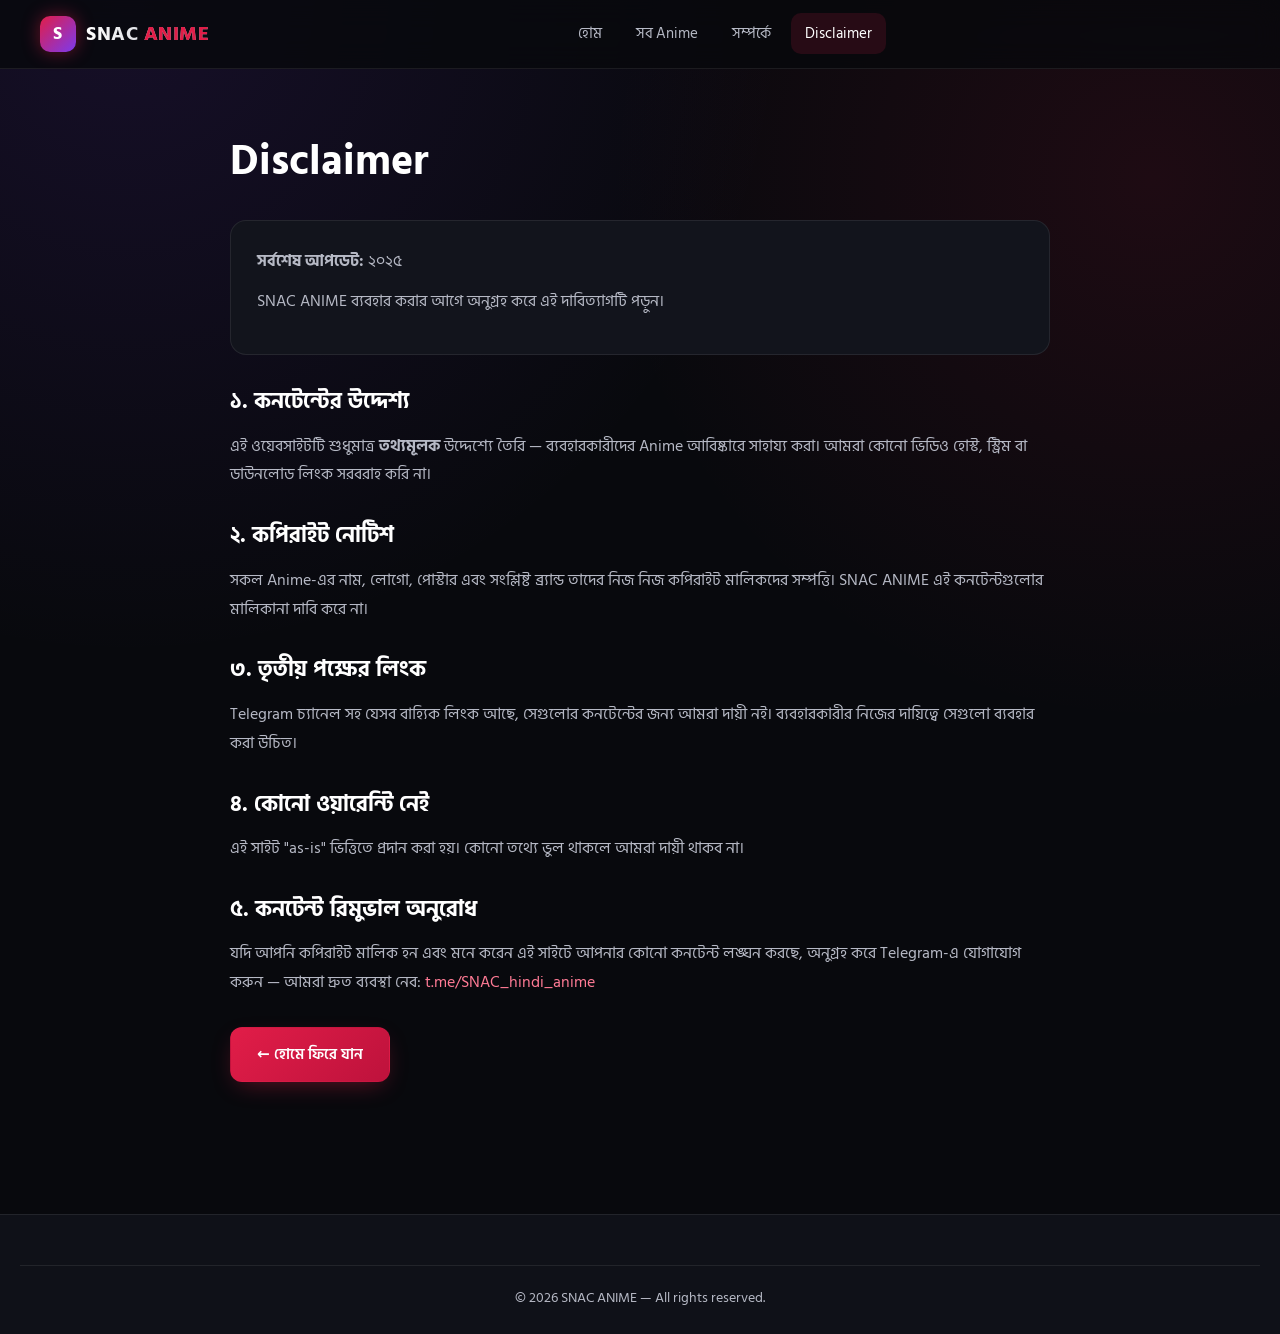
<file: disclaimer.html>
<!DOCTYPE html>
<html lang="bn">
<head>
  <meta charset="UTF-8" />
  <meta name="viewport" content="width=device-width, initial-scale=1.0" />
  <title>Disclaimer — SNAC ANIME</title>
  <meta name="description" content="SNAC ANIME-এর Disclaimer — কপিরাইট ও কনটেন্ট সংক্রান্ত তথ্য।" />
  <link href="https://fonts.googleapis.com/css2?family=Hind+Siliguri:wght@400;500;600;700&display=swap" rel="stylesheet" />
  <link rel="stylesheet" href="styles.css" />
</head>
<body>
  <header class="navbar">
    <div class="container nav-inner">
      <a href="index.html" class="logo"><span class="logo-mark">S</span><span class="logo-text">SNAC <span>ANIME</span></span></a>
      <nav><ul class="nav-links">
        <li><a href="index.html" data-i18n="nav.home">হোম</a></li>
        <li><a href="index.html#all-section" data-i18n="nav.all">সব Anime</a></li>
        <li><a href="about.html" data-i18n="nav.about">সম্পর্কে</a></li>
        <li><a href="disclaimer.html" class="active" data-i18n="nav.disclaimer">Disclaimer</a></li>
      </ul></nav>
      <div class="nav-actions"><button class="hamburger" onclick="location.href='index.html'">←</button></div>
    </div>
  </header>

  <main class="container page-wrap">
    <h1>Disclaimer</h1>
    <div class="card-panel">
      <p><strong>সর্বশেষ আপডেট:</strong> ২০২৫</p>
      <p>SNAC ANIME ব্যবহার করার আগে অনুগ্রহ করে এই দাবিত্যাগটি পড়ুন।</p>
    </div>

    <h2>১. কনটেন্টের উদ্দেশ্য</h2>
    <p>এই ওয়েবসাইটটি শুধুমাত্র <strong>তথ্যমূলক</strong> উদ্দেশ্যে তৈরি — ব্যবহারকারীদের Anime আবিষ্কারে সাহায্য করা। আমরা কোনো ভিডিও হোস্ট, স্ট্রিম বা ডাউনলোড লিংক সরবরাহ করি না।</p>

    <h2>২. কপিরাইট নোটিশ</h2>
    <p>সকল Anime-এর নাম, লোগো, পোস্টার এবং সংশ্লিষ্ট ব্র্যান্ড তাদের নিজ নিজ কপিরাইট মালিকদের সম্পত্তি। SNAC ANIME এই কনটেন্টগুলোর মালিকানা দাবি করে না।</p>

    <h2>৩. তৃতীয় পক্ষের লিংক</h2>
    <p>Telegram চ্যানেল সহ যেসব বাহ্যিক লিংক আছে, সেগুলোর কনটেন্টের জন্য আমরা দায়ী নই। ব্যবহারকারীর নিজের দায়িত্বে সেগুলো ব্যবহার করা উচিত।</p>

    <h2>৪. কোনো ওয়ারেন্টি নেই</h2>
    <p>এই সাইট "as-is" ভিত্তিতে প্রদান করা হয়। কোনো তথ্যে ভুল থাকলে আমরা দায়ী থাকব না।</p>

    <h2>৫. কনটেন্ট রিমুভাল অনুরোধ</h2>
    <p>যদি আপনি কপিরাইট মালিক হন এবং মনে করেন এই সাইটে আপনার কোনো কনটেন্ট লঙ্ঘন করছে, অনুগ্রহ করে Telegram-এ যোগাযোগ করুন — আমরা দ্রুত ব্যবস্থা নেব: <a href="https://t.me/SNAC_hindi_anime" target="_blank" rel="noopener noreferrer" style="color:#ff7b95;">t.me/SNAC_hindi_anime</a></p>

    <p style="margin-top:30px;"><a href="index.html" class="btn btn-primary">← হোমে ফিরে যান</a></p>
  </main>

  <footer class="footer">
    <div class="container footer-bottom">© <span id="year"></span> SNAC ANIME — All rights reserved.</div>
  </footer>
  <script>document.getElementById("year").textContent = new Date().getFullYear();</script>
</body>
</html>
</file>
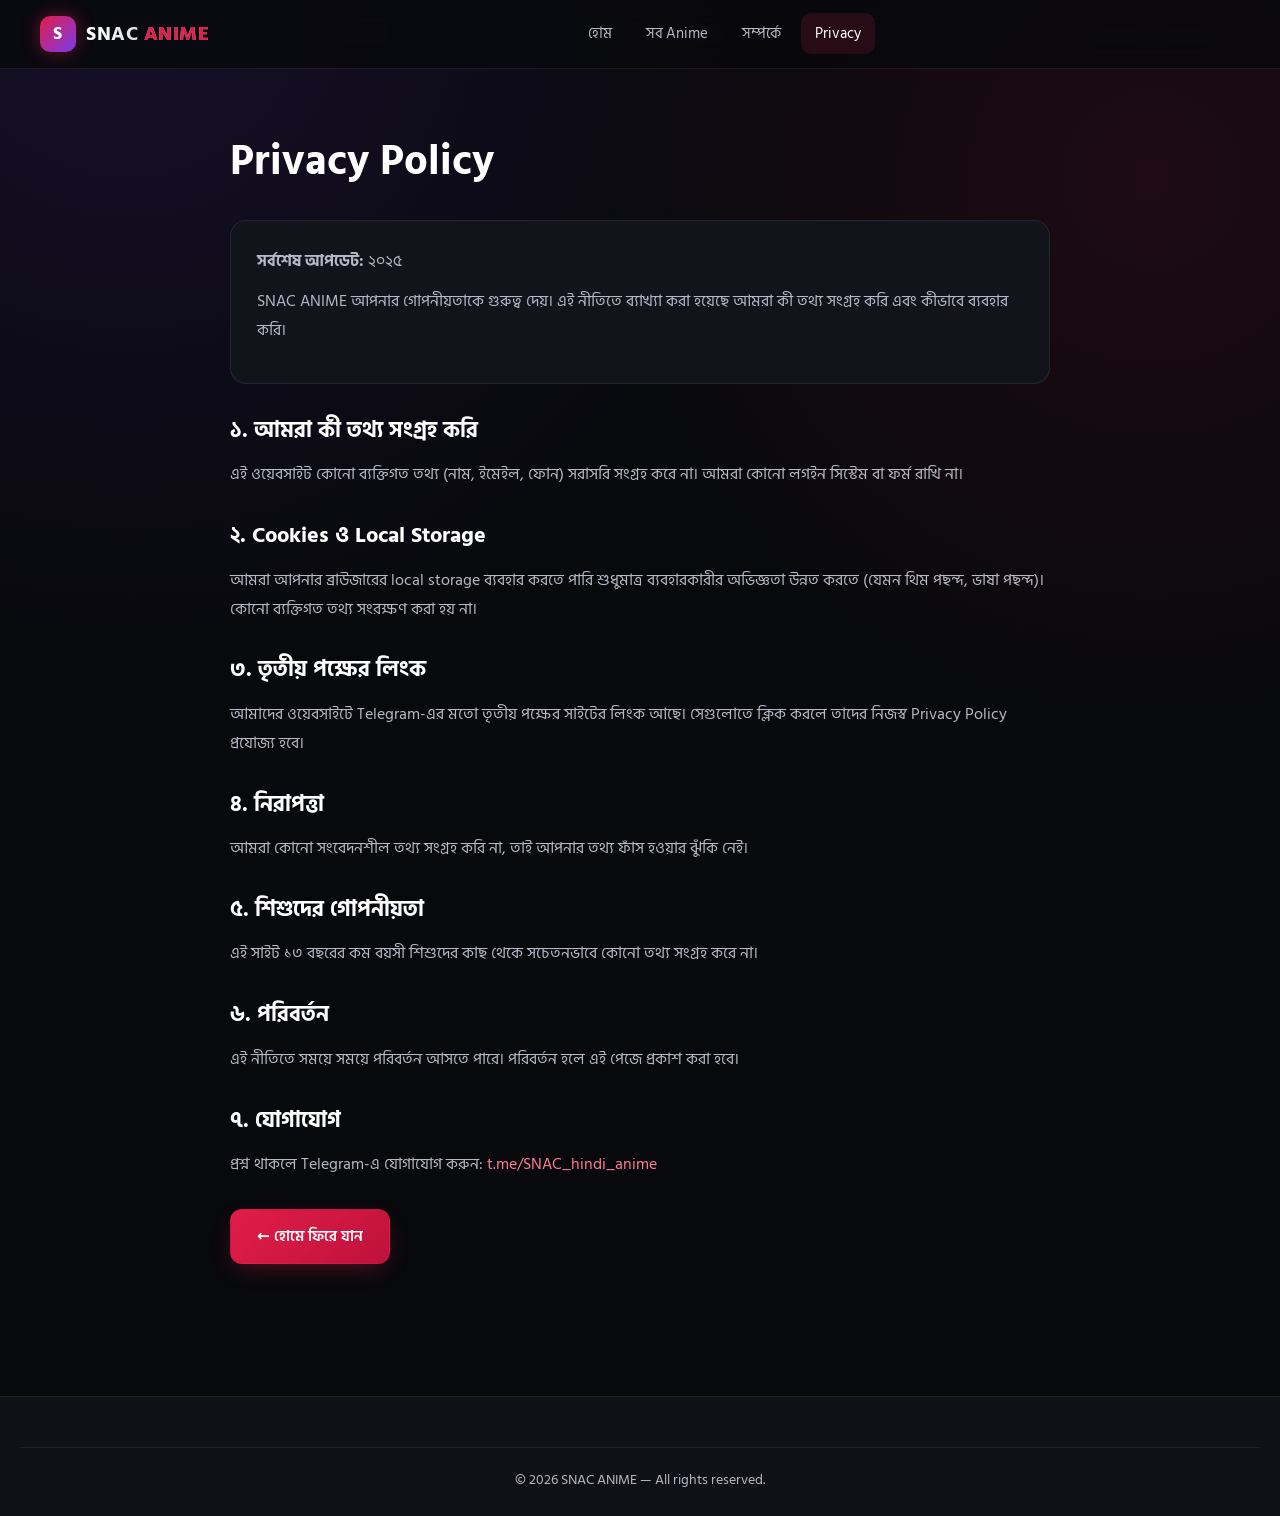
<file: privacy.html>
<!DOCTYPE html>
<html lang="bn">
<head>
  <meta charset="UTF-8" />
  <meta name="viewport" content="width=device-width, initial-scale=1.0" />
  <title>Privacy Policy — SNAC ANIME</title>
  <meta name="description" content="SNAC ANIME-এর Privacy Policy — আপনার তথ্য কীভাবে ব্যবহার করা হয়।" />
  <link href="https://fonts.googleapis.com/css2?family=Hind+Siliguri:wght@400;500;600;700&display=swap" rel="stylesheet" />
  <link rel="stylesheet" href="styles.css" />
</head>
<body>
  <header class="navbar">
    <div class="container nav-inner">
      <a href="index.html" class="logo"><span class="logo-mark">S</span><span class="logo-text">SNAC <span>ANIME</span></span></a>
      <nav><ul class="nav-links">
        <li><a href="index.html" data-i18n="nav.home">হোম</a></li>
        <li><a href="index.html#all-section" data-i18n="nav.all">সব Anime</a></li>
        <li><a href="about.html" data-i18n="nav.about">সম্পর্কে</a></li>
        <li><a href="privacy.html" class="active" data-i18n="nav.privacy">Privacy</a></li>
      </ul></nav>
      <div class="nav-actions"><button class="hamburger" onclick="location.href='index.html'">←</button></div>
    </div>
  </header>

  <main class="container page-wrap">
    <h1>Privacy Policy</h1>
    <div class="card-panel">
      <p><strong>সর্বশেষ আপডেট:</strong> ২০২৫</p>
      <p>SNAC ANIME আপনার গোপনীয়তাকে গুরুত্ব দেয়। এই নীতিতে ব্যাখ্যা করা হয়েছে আমরা কী তথ্য সংগ্রহ করি এবং কীভাবে ব্যবহার করি।</p>
    </div>

    <h2>১. আমরা কী তথ্য সংগ্রহ করি</h2>
    <p>এই ওয়েবসাইট কোনো ব্যক্তিগত তথ্য (নাম, ইমেইল, ফোন) সরাসরি সংগ্রহ করে না। আমরা কোনো লগইন সিস্টেম বা ফর্ম রাখি না।</p>

    <h2>২. Cookies ও Local Storage</h2>
    <p>আমরা আপনার ব্রাউজারের local storage ব্যবহার করতে পারি শুধুমাত্র ব্যবহারকারীর অভিজ্ঞতা উন্নত করতে (যেমন থিম পছন্দ, ভাষা পছন্দ)। কোনো ব্যক্তিগত তথ্য সংরক্ষণ করা হয় না।</p>

    <h2>৩. তৃতীয় পক্ষের লিংক</h2>
    <p>আমাদের ওয়েবসাইটে Telegram-এর মতো তৃতীয় পক্ষের সাইটের লিংক আছে। সেগুলোতে ক্লিক করলে তাদের নিজস্ব Privacy Policy প্রযোজ্য হবে।</p>

    <h2>৪. নিরাপত্তা</h2>
    <p>আমরা কোনো সংবেদনশীল তথ্য সংগ্রহ করি না, তাই আপনার তথ্য ফাঁস হওয়ার ঝুঁকি নেই।</p>

    <h2>৫. শিশুদের গোপনীয়তা</h2>
    <p>এই সাইট ১৩ বছরের কম বয়সী শিশুদের কাছ থেকে সচেতনভাবে কোনো তথ্য সংগ্রহ করে না।</p>

    <h2>৬. পরিবর্তন</h2>
    <p>এই নীতিতে সময়ে সময়ে পরিবর্তন আসতে পারে। পরিবর্তন হলে এই পেজে প্রকাশ করা হবে।</p>

    <h2>৭. যোগাযোগ</h2>
    <p>প্রশ্ন থাকলে Telegram-এ যোগাযোগ করুন: <a href="https://t.me/SNAC_hindi_anime" target="_blank" rel="noopener noreferrer" style="color:#ff7b95;">t.me/SNAC_hindi_anime</a></p>

    <p style="margin-top:30px;"><a href="index.html" class="btn btn-primary">← হোমে ফিরে যান</a></p>
  </main>

  <footer class="footer">
    <div class="container footer-bottom">© <span id="year"></span> SNAC ANIME — All rights reserved.</div>
  </footer>
  <script>document.getElementById("year").textContent = new Date().getFullYear();</script>
</body>
</html>
</file>
<file: styles.css>
/* ============================================================
   styles.css — SNAC ANIME Premium Theme (Full)
   ============================================================ */

:root {
  --bg: #08090d;
  --bg-soft: #0f1118;
  --card: #12141c;
  --card-hover: #1a1d28;
  --primary: #e11d48;
  --primary-glow: rgba(225, 29, 72, 0.45);
  --secondary: #7c3aed;
  --secondary-glow: rgba(124, 58, 237, 0.4);
  --text: #ffffff;
  --text-soft: #b6b9c5;
  --border: rgba(255, 255, 255, 0.08);
  --radius: 16px;
  --radius-sm: 10px;
  --shadow: 0 8px 30px rgba(0, 0, 0, 0.5);
  --font: "Segoe UI", "Hind Siliguri", "Noto Sans Bengali", system-ui, -apple-system, sans-serif;
}

* { box-sizing: border-box; margin: 0; padding: 0; }
html { scroll-behavior: smooth; }
body {
  font-family: var(--font);
  background: var(--bg);
  color: var(--text);
  line-height: 1.6;
  min-height: 100vh;
  overflow-x: hidden;
  background-image:
    radial-gradient(circle at 10% 0%, rgba(124, 58, 237, 0.12), transparent 45%),
    radial-gradient(circle at 90% 20%, rgba(225, 29, 72, 0.1), transparent 40%);
  background-attachment: fixed;
}
img { max-width: 100%; display: block; }
a { color: inherit; text-decoration: none; }
button { font-family: inherit; cursor: pointer; border: none; background: none; color: inherit; }
.container { width: 100%; max-width: 1240px; margin: 0 auto; padding: 0 20px; }

/* NAVBAR */
.navbar { position: sticky; top: 0; z-index: 100; background: rgba(8, 9, 13, 0.82); backdrop-filter: blur(14px); border-bottom: 1px solid var(--border); }
.nav-inner { display: flex; align-items: center; justify-content: space-between; height: 68px; gap: 16px; }
.logo { display: flex; align-items: center; gap: 10px; font-weight: 800; font-size: 1.25rem; letter-spacing: 0.5px; white-space: nowrap; }
.logo-mark { width: 36px; height: 36px; border-radius: 10px; background: linear-gradient(135deg, var(--primary), var(--secondary)); display: grid; place-items: center; font-size: 1.1rem; box-shadow: 0 0 18px var(--primary-glow); }
.logo-text { background: linear-gradient(90deg, #fff, var(--text-soft)); -webkit-background-clip: text; background-clip: text; -webkit-text-fill-color: transparent; }
.logo-text span { color: var(--primary); -webkit-text-fill-color: var(--primary); }
.nav-links { display: flex; align-items: center; gap: 6px; list-style: none; }
.nav-links a { padding: 8px 14px; border-radius: 10px; font-size: 0.95rem; color: var(--text-soft); transition: all 0.2s ease; white-space: nowrap; }
.nav-links a:hover, .nav-links a.active { color: #fff; background: rgba(225, 29, 72, 0.14); }
.nav-actions { display: flex; align-items: center; gap: 10px; }
.search-box { position: relative; }
.search-box input { background: var(--bg-soft); border: 1px solid var(--border); color: var(--text); padding: 10px 14px 10px 40px; border-radius: 12px; font-size: 0.9rem; width: 220px; outline: none; transition: all 0.25s; }
.search-box input:focus { border-color: var(--primary); box-shadow: 0 0 0 3px rgba(225, 29, 72, 0.18); width: 260px; }
.search-box .icon { position: absolute; left: 13px; top: 50%; transform: translateY(-50%); color: var(--text-soft); font-size: 0.95rem; pointer-events: none; }
.hamburger { display: none; width: 42px; height: 42px; border-radius: 10px; background: var(--bg-soft); border: 1px solid var(--border); place-items: center; font-size: 1.2rem; color: #fff; }

/* HERO */
.hero { position: relative; padding: 90px 0 80px; overflow: hidden; isolation: isolate; }
.hero::before { content: ""; position: absolute; inset: 0; background: radial-gradient(circle at 20% 30%, rgba(225, 29, 72, 0.22), transparent 50%), radial-gradient(circle at 80% 70%, rgba(124, 58, 237, 0.22), transparent 55%); z-index: -1; }
.hero::after { content: ""; position: absolute; inset: -20% -10% auto auto; width: 500px; height: 500px; border-radius: 50%; border: 1px solid rgba(255, 255, 255, 0.05); background: radial-gradient(circle, rgba(124, 58, 237, 0.08), transparent 60%); z-index: -1; filter: blur(20px); }
.hero-content { max-width: 720px; }
.badge { display: inline-flex; align-items: center; gap: 8px; background: rgba(225, 29, 72, 0.14); border: 1px solid rgba(225, 29, 72, 0.35); color: #ff7b95; padding: 6px 14px; border-radius: 999px; font-size: 0.8rem; font-weight: 600; letter-spacing: 0.4px; margin-bottom: 22px; }
.badge .dot { width: 8px; height: 8px; border-radius: 50%; background: var(--primary); box-shadow: 0 0 8px var(--primary); animation: pulse 1.6s infinite; }
@keyframes pulse { 0%, 100% { opacity: 1; transform: scale(1); } 50% { opacity: 0.5; transform: scale(1.3); } }
.hero h1 { font-size: clamp(2rem, 5vw, 3.6rem); line-height: 1.15; font-weight: 800; margin-bottom: 18px; letter-spacing: -0.5px; }
.hero h1 .grad { background: linear-gradient(90deg, var(--primary), var(--secondary)); -webkit-background-clip: text; background-clip: text; -webkit-text-fill-color: transparent; }
.hero p { color: var(--text-soft); font-size: clamp(1rem, 2vw, 1.15rem); max-width: 560px; margin-bottom: 30px; }
.hero-actions { display: flex; gap: 14px; flex-wrap: wrap; }

/* BUTTONS */
.btn { display: inline-flex; align-items: center; justify-content: center; gap: 8px; padding: 13px 26px; border-radius: 12px; font-weight: 600; font-size: 0.95rem; transition: all 0.25s ease; white-space: nowrap; border: 1px solid transparent; }
.btn-primary { background: linear-gradient(135deg, var(--primary), #be123c); color: #fff; box-shadow: 0 8px 24px -8px var(--primary-glow); }
.btn-primary:hover { transform: translateY(-2px); box-shadow: 0 12px 30px -8px var(--primary-glow); }
.btn-ghost { background: rgba(255, 255, 255, 0.05); border: 1px solid var(--border); color: var(--text); }
.btn-ghost:hover { background: rgba(255, 255, 255, 0.09); border-color: rgba(255,255,255,0.2); }
.btn-tg { background: linear-gradient(135deg, #229ed9, #1c8bc0); color: #fff; width: 100%; }
.btn-tg:hover { transform: translateY(-2px); box-shadow: 0 8px 24px -8px rgba(34, 158, 217, 0.55); }

/* SECTION */
.section { padding: 60px 0; }
.section-head { display: flex; align-items: flex-end; justify-content: space-between; gap: 16px; margin-bottom: 28px; flex-wrap: wrap; }
.section-title { font-size: clamp(1.4rem, 3vw, 1.9rem); font-weight: 800; letter-spacing: -0.3px; display: flex; align-items: center; gap: 12px; }
.section-title::before { content: ""; width: 6px; height: 26px; border-radius: 6px; background: linear-gradient(180deg, var(--primary), var(--secondary)); box-shadow: 0 0 12px var(--primary-glow); }
.section-sub { color: var(--text-soft); font-size: 0.92rem; margin-top: 4px; }

/* FILTER BAR */
.filter-bar { display: flex; flex-wrap: wrap; gap: 10px; align-items: center; margin-bottom: 26px; padding: 16px; background: var(--bg-soft); border: 1px solid var(--border); border-radius: var(--radius); }
.filter-bar label { font-size: 0.82rem; color: var(--text-soft); font-weight: 600; text-transform: uppercase; letter-spacing: 0.6px; margin-right: 4px; }
.filter-bar select, .filter-bar input[type="search"] { background: var(--card); color: #fff; border: 1px solid var(--border); border-radius: 10px; padding: 9px 12px; font-size: 0.9rem; outline: none; transition: border-color 0.2s; min-width: 150px; }
.filter-bar select:focus, .filter-bar input:focus { border-color: var(--primary); }
.filter-bar .spacer { flex: 1; }
.filter-count { font-size: 0.85rem; color: var(--text-soft); white-space: nowrap; }

/* ANIME GRID */
.anime-grid { display: grid; grid-template-columns: repeat(auto-fill, minmax(200px, 1fr)); gap: 22px; }
.anime-card { background: var(--card); border: 1px solid var(--border); border-radius: var(--radius); overflow: hidden; transition: transform 0.3s ease, box-shadow 0.3s ease, border-color 0.3s ease; display: flex; flex-direction: column; position: relative; animation: cardIn 0.4s ease both; }
@keyframes cardIn { from { opacity: 0; transform: translateY(14px); } to { opacity: 1; transform: none; } }
.anime-card:hover { transform: translateY(-6px); border-color: rgba(225, 29, 72, 0.4); box-shadow: 0 16px 40px -16px var(--primary-glow), 0 0 0 1px rgba(225, 29, 72, 0.2); }
.anime-card:hover .poster::after { content: ""; position: absolute; inset: 0; background: linear-gradient(180deg, transparent 60%, rgba(225,29,72,0.18)); pointer-events: none; }
.poster { position: relative; aspect-ratio: 3 / 4; overflow: hidden; background: linear-gradient(135deg, #1a1d28, #0f1118); }
.poster img { width: 100%; height: 100%; object-fit: cover; transition: transform 0.5s ease; opacity: 0; }
.poster img.loaded { opacity: 1; }
.anime-card:hover .poster img { transform: scale(1.06); }
.poster-fallback { position: absolute; inset: 0; display: grid; place-items: center; background: radial-gradient(circle at 30% 20%, rgba(225, 29, 72, 0.35), transparent 55%), radial-gradient(circle at 70% 80%, rgba(124, 58, 237, 0.35), transparent 55%), linear-gradient(135deg, #181b25, #0f1118); padding: 16px; text-align: center; }
.poster-fallback .initials { font-size: clamp(1.6rem, 5vw, 2.4rem); font-weight: 800; letter-spacing: 2px; background: linear-gradient(135deg, #fff, #ff7b95, #a78bfa); -webkit-background-clip: text; background-clip: text; -webkit-text-fill-color: transparent; line-height: 1.2; }
.poster-fallback .sub { font-size: 0.72rem; color: var(--text-soft); margin-top: 6px; text-transform: uppercase; letter-spacing: 1.5px; }
.poster-badges { position: absolute; top: 10px; left: 10px; display: flex; flex-direction: column; gap: 6px; z-index: 2; }
.pill { font-size: 0.65rem; font-weight: 700; padding: 4px 9px; border-radius: 999px; text-transform: uppercase; letter-spacing: 0.5px; backdrop-filter: blur(6px); border: 1px solid rgba(255,255,255,0.15); width: fit-content; }
.pill-lang { background: rgba(225, 29, 72, 0.85); color: #fff; }
.pill-status { background: rgba(124, 58, 237, 0.85); color: #fff; }
.pill-rating { position: absolute; bottom: 10px; right: 10px; background: rgba(8, 9, 13, 0.75); color: #ffd166; font-weight: 700; border: 1px solid rgba(255, 209, 102, 0.35); }
.card-body { padding: 14px 14px 16px; display: flex; flex-direction: column; gap: 6px; flex: 1; }
.card-title { font-size: 1rem; font-weight: 700; line-height: 1.3; display: -webkit-box; -webkit-line-clamp: 2; -webkit-box-orient: vertical; overflow: hidden; min-height: 2.6em; }
.card-meta { font-size: 0.78rem; color: var(--text-soft); display: flex; gap: 8px; flex-wrap: wrap; }
.card-meta .genre { color: #ff7b95; font-weight: 600; }
.card-actions { display: flex; gap: 8px; margin-top: 10px; }
.card-actions .btn { flex: 1; padding: 9px 10px; font-size: 0.8rem; border-radius: 10px; }
.card-actions .btn-details { background: rgba(255, 255, 255, 0.06); border: 1px solid var(--border); color: #fff; }
.card-actions .btn-details:hover { background: rgba(255,255,255,0.12); }
.card-actions .btn-tg { background: linear-gradient(135deg, #229ed9, #1c8bc0); color: #fff; width: auto; }

/* EMPTY STATE */
.empty-state { text-align: center; padding: 60px 20px; color: var(--text-soft); border: 1px dashed var(--border); border-radius: var(--radius); background: var(--bg-soft); }
.empty-state .emoji { font-size: 3rem; margin-bottom: 14px; }
.empty-state h3 { color: #fff; margin-bottom: 6px; font-size: 1.2rem; }

/* CATEGORIES */
.cat-grid { display: grid; grid-template-columns: repeat(auto-fill, minmax(160px, 1fr)); gap: 16px; }
.cat-card { padding: 26px 18px; border-radius: var(--radius); background: linear-gradient(135deg, var(--card), var(--bg-soft)); border: 1px solid var(--border); text-align: center; transition: all 0.3s ease; cursor: pointer; position: relative; overflow: hidden; }
.cat-card::before { content: ""; position: absolute; inset: 0; background: linear-gradient(135deg, rgba(225, 29, 72, 0.18), rgba(124, 58, 237, 0.18)); opacity: 0; transition: opacity 0.3s; }
.cat-card:hover { transform: translateY(-4px); border-color: rgba(225, 29, 72, 0.4); }
.cat-card:hover::before { opacity: 1; }
.cat-card .cat-icon { font-size: 2rem; margin-bottom: 8px; position: relative; }
.cat-card .cat-name { font-weight: 700; font-size: 1rem; position: relative; }
.cat-card .cat-count { font-size: 0.78rem; color: var(--text-soft); margin-top: 4px; position: relative; }

/* TELEGRAM BANNER */
.tg-banner { margin: 40px 0; padding: 40px 30px; border-radius: 20px; background: radial-gradient(circle at 100% 0%, rgba(34, 158, 217, 0.28), transparent 55%), radial-gradient(circle at 0% 100%, rgba(225, 29, 72, 0.25), transparent 55%), var(--card); border: 1px solid var(--border); display: flex; align-items: center; justify-content: space-between; gap: 24px; flex-wrap: wrap; }
.tg-banner h3 { font-size: clamp(1.2rem, 3vw, 1.6rem); margin-bottom: 8px; }
.tg-banner p { color: var(--text-soft); max-width: 520px; }
.tg-banner .btn-tg { width: auto; padding: 14px 30px; font-size: 1rem; }

/* MODAL */
.modal-overlay { position: fixed; inset: 0; background: rgba(0, 0, 0, 0.75); backdrop-filter: blur(6px); display: none; align-items: center; justify-content: center; padding: 20px; z-index: 200; animation: fadeIn 0.25s ease; }
.modal-overlay.open { display: flex; }
@keyframes fadeIn { from { opacity: 0; } to { opacity: 1; } }
.modal { background: var(--card); border: 1px solid var(--border); border-radius: 20px; max-width: 640px; width: 100%; max-height: 90vh; overflow-y: auto; position: relative; box-shadow: 0 30px 80px rgba(0, 0, 0, 0.7); animation: modalIn 0.3s cubic-bezier(0.2, 0.9, 0.3, 1.2); }
@keyframes modalIn { from { transform: translateY(20px) scale(0.97); opacity: 0; } to { transform: none; opacity: 1; } }
.modal-close { position: absolute; top: 14px; right: 14px; width: 36px; height: 36px; border-radius: 50%; background: rgba(0, 0, 0, 0.55); color: #fff; display: grid; place-items: center; font-size: 1.1rem; z-index: 3; }
.modal-close:hover { background: var(--primary); }
.modal-poster { width: 100%; aspect-ratio: 16 / 9; position: relative; overflow: hidden; background: var(--bg-soft); }
.modal-poster .poster { position: absolute; inset: 0; aspect-ratio: auto; }
.modal-poster .poster img { width: 100%; height: 100%; object-fit: cover; }
.modal-body { padding: 22px; }
.modal-body h2 { font-size: 1.5rem; margin-bottom: 6px; }
.modal-body .sub-title { color: #ff7b95; font-size: 0.95rem; margin-bottom: 14px; }
.modal-tags { display: flex; flex-wrap: wrap; gap: 8px; margin-bottom: 16px; }
.tag { font-size: 0.75rem; padding: 5px 11px; border-radius: 999px; background: rgba(255, 255, 255, 0.06); border: 1px solid var(--border); color: var(--text-soft); }
.modal-body p.desc { color: var(--text-soft); margin-bottom: 20px; line-height: 1.7; }
.modal-body .btn-tg { width: 100%; }

/* FOOTER */
.footer { margin-top: 60px; border-top: 1px solid var(--border); padding: 50px 0 24px; background: var(--bg-soft); }
.footer-grid { display: grid; grid-template-columns: 1.4fr 1fr 1fr 1fr; gap: 30px; margin-bottom: 34px; }
.footer h4 { font-size: 0.95rem; margin-bottom: 14px; color: #fff; }
.footer ul { list-style: none; display: flex; flex-direction: column; gap: 9px; }
.footer a { color: var(--text-soft); font-size: 0.9rem; transition: color 0.2s; }
.footer a:hover { color: var(--primary); }
.footer .desc { color: var(--text-soft); font-size: 0.9rem; margin-top: 12px; max-width: 300px; }
.footer-bottom { border-top: 1px solid var(--border); padding-top: 22px; text-align: center; color: var(--text-soft); font-size: 0.85rem; }

/* PAGE WRAP */
.page-wrap { padding: 60px 0; max-width: 820px; margin: 0 auto; }
.page-wrap h1 { font-size: clamp(1.8rem, 4vw, 2.6rem); margin-bottom: 24px; }
.page-wrap h2 { font-size: 1.35rem; margin: 30px 0 12px; color: #fff; }
.page-wrap p, .page-wrap li { color: var(--text-soft); margin-bottom: 12px; line-height: 1.8; }
.page-wrap ul { padding-left: 22px; }
.card-panel { background: var(--card); border: 1px solid var(--border); border-radius: var(--radius); padding: 26px; margin-bottom: 20px; }

/* 404 */
.center-screen { min-height: calc(100vh - 68px); display: grid; place-items: center; text-align: center; padding: 40px 20px; }
.err-code { font-size: clamp(5rem, 18vw, 10rem); font-weight: 900; background: linear-gradient(135deg, var(--primary), var(--secondary)); -webkit-background-clip: text; background-clip: text; -webkit-text-fill-color: transparent; line-height: 1; }
.center-screen h1 { font-size: 1.6rem; margin: 10px 0; }
.center-screen p { color: var(--text-soft); margin-bottom: 24px; }

/* SKELETON */
.skeleton { background: linear-gradient(90deg, #12141c 25%, #1a1d28 50%, #12141c 75%); background-size: 200% 100%; animation: shimmer 1.4s infinite; }
@keyframes shimmer { 0% { background-position: 200% 0; } 100% { background-position: -200% 0; } }

/* BACK TO TOP */
.to-top { position: fixed; bottom: 24px; right: 24px; width: 46px; height: 46px; border-radius: 50%; background: linear-gradient(135deg, var(--primary), var(--secondary)); color: #fff; display: grid; place-items: center; font-size: 1.1rem; opacity: 0; pointer-events: none; transition: all 0.3s ease; box-shadow: 0 10px 30px -8px var(--primary-glow); z-index: 90; }
.to-top.show { opacity: 1; pointer-events: auto; }
.to-top:hover { transform: translateY(-4px); }

/* LANGUAGE SWITCHER */
.lang-switch { position: relative; }
.lang-btn { display: inline-flex; align-items: center; gap: 6px; background: rgba(255, 255, 255, 0.05); border: 1px solid var(--border); color: var(--text); padding: 8px 12px; border-radius: 10px; font-size: 0.88rem; font-weight: 600; transition: all 0.2s ease; white-space: nowrap; }
.lang-btn:hover { background: rgba(225, 29, 72, 0.14); border-color: rgba(225, 29, 72, 0.4); color: #fff; }
.lang-caret { font-size: 0.7rem; opacity: 0.7; }
.lang-menu { position: absolute; top: calc(100% + 8px); right: 0; background: var(--card); border: 1px solid var(--border); border-radius: 12px; padding: 6px; min-width: 170px; box-shadow: 0 16px 40px rgba(0, 0, 0, 0.6); display: none; flex-direction: column; gap: 2px; z-index: 120; animation: langMenuIn 0.18s ease; }
.lang-menu.open { display: flex; }
@keyframes langMenuIn { from { opacity: 0; transform: translateY(-6px); } to { opacity: 1; transform: none; } }
.lang-menu button { display: flex; align-items: center; gap: 8px; padding: 10px 12px; border-radius: 8px; color: var(--text-soft); font-size: 0.9rem; text-align: left; transition: all 0.15s ease; font-weight: 500; width: 100%; }
.lang-menu button:hover { background: rgba(225, 29, 72, 0.14); color: #fff; }
.lang-menu button.active { background: linear-gradient(135deg, rgba(225, 29, 72, 0.25), rgba(124, 58, 237, 0.25)); color: #fff; font-weight: 700; }
.lang-menu button.active::after { content: "✓"; margin-left: auto; color: var(--primary); font-weight: 800; }
.m-lang { padding: 12px 14px; margin-top: 8px; border-top: 1px solid var(--border); }
.m-lang-label { font-size: 0.82rem; color: var(--text-soft); font-weight: 600; text-transform: uppercase; letter-spacing: 0.6px; margin-bottom: 8px; }
.m-lang-options { display: flex; gap: 8px; flex-wrap: wrap; }
.m-lang-options button { flex: 1; min-width: 90px; padding: 10px 8px; border-radius: 10px; background: var(--card); border: 1px solid var(--border); color: var(--text-soft); font-size: 0.88rem; font-weight: 600; transition: all 0.2s ease; }
.m-lang-options button:hover { border-color: rgba(225, 29, 72, 0.4); color: #fff; }
.m-lang-options button.active { background: linear-gradient(135deg, rgba(225, 29, 72, 0.25), rgba(124, 58, 237, 0.25)); border-color: var(--primary); color: #fff; }
@media (max-width: 820px) { .lang-switch { display: none; } }
@media (min-width: 821px) { .m-lang { display: none; } }

/* RESPONSIVE */
@media (max-width: 980px) { .footer-grid { grid-template-columns: 1fr 1fr; } }
@media (max-width: 820px) {
  .nav-links, .nav-actions .search-box { display: none; }
  .hamburger { display: grid; }
  .navbar { position: sticky; }
  .mobile-menu { display: flex; flex-direction: column; gap: 4px; padding: 14px 20px 20px; background: rgba(8, 9, 13, 0.98); border-top: 1px solid var(--border); }
  .mobile-menu a, .mobile-menu button { padding: 12px 14px; border-radius: 10px; color: var(--text-soft); text-align: left; font-size: 0.98rem; }
  .mobile-menu a:hover, .mobile-menu button:hover { background: rgba(225, 29, 72, 0.14); color: #fff; }
  .mobile-menu .m-search { display: flex; align-items: center; gap: 8px; margin: 6px 0 8px; background: var(--card); border: 1px solid var(--border); border-radius: 10px; padding: 4px 10px; }
  .mobile-menu .m-search input { flex: 1; background: none; border: none; color: #fff; padding: 10px 6px; outline: none; font-size: 0.95rem; }
  .hero { padding: 60px 0 60px; }
  .anime-grid { grid-template-columns: repeat(auto-fill, minmax(150px, 1fr)); gap: 16px; }
  .cat-grid { grid-template-columns: repeat(auto-fill, minmax(130px, 1fr)); }
  .tg-banner { flex-direction: column; text-align: center; }
  .tg-banner .btn-tg { width: 100%; }
  .filter-bar select, .filter-bar input[type="search"] { min-width: 0; flex: 1 1 130px; }
}
@media (max-width: 520px) {
  .container { padding: 0 16px; }
  .logo-text { font-size: 1rem; }
  .hero h1 { font-size: 1.85rem; }
  .hero-actions .btn { flex: 1 1 100%; }
  .footer-grid { grid-template-columns: 1fr; }
  .anime-grid { grid-template-columns: repeat(2, 1fr); gap: 12px; }
  .card-body { padding: 12px 12px 14px; }
  .card-title { font-size: 0.92rem; }
  .card-actions .btn { font-size: 0.74rem; padding: 8px 6px; }
  .section-head { flex-direction: column; align-items: flex-start; }
  .section-title { font-size: 1.25rem; }
}
@media (prefers-reduced-motion: reduce) {
  *, *::before, *::after { animation-duration: 0.001ms !important; transition-duration: 0.001ms !important; }
}
</file>
